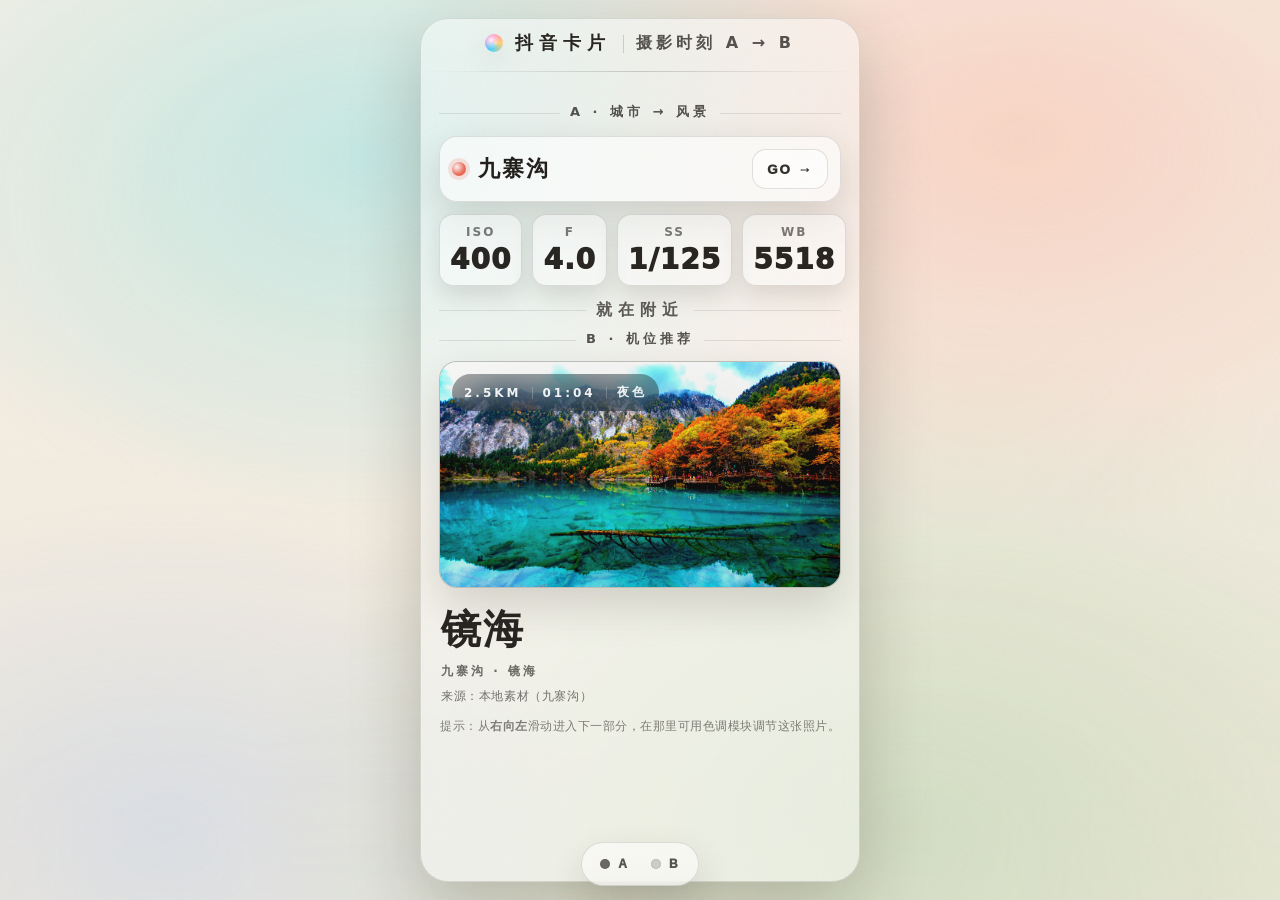
<file: pages/douyin/index.html>
<!doctype html>
<html lang="zh-CN">
  <head>
    <meta charset="utf-8" />
    <meta name="viewport" content="width=device-width, initial-scale=1, viewport-fit=cover" />
    <meta name="color-scheme" content="dark light" />
    <title>抖音卡片 · 摄影时刻</title>
    <style>
      :root {
        /* 参考图风格：奶油玻璃 + 纸张质感 */
        --paper0: #f6f0e6;
        --paper1: #efe7d8;
        --ink: rgba(23, 19, 16, 0.92);
        --muted: rgba(23, 19, 16, 0.62);
        --line: rgba(23, 19, 16, 0.14);
        --glass: rgba(255, 255, 255, 0.55);
        --glass2: rgba(255, 255, 255, 0.42);
        --radius: 22px;
        --radiusSm: 16px;
        --shadow: 0 26px 70px rgba(35, 28, 20, 0.22);
        --shadow2: 0 14px 38px rgba(35, 28, 20, 0.16);

        /* 照片调色变量（JS 会更新） */
        --f-bright: 1;
        --f-contrast: 1;
        --f-sat: 1;
        --f-hue: 0deg;
        --f-sep: 0;
        --hl: 0.08; /* 高光叠加（screen） */
        --sh: 0.14; /* 阴影叠加（multiply） */
        --tempWarm: 0.08;
        --tempCool: 0;
        /* iOS/iframe 下 100vh 可能不准：用 JS 写入真实视口高度（单位=1vh） */
        --vh: 1vh;
      }

      * {
        box-sizing: border-box;
      }
      html,
      body {
        height: 100%;
      }
      body {
        margin: 0;
        font-family: ui-sans-serif, system-ui, -apple-system, "PingFang SC", "Microsoft YaHei", Arial, sans-serif;
        color: var(--ink);
        overflow: hidden;
        background: linear-gradient(180deg, var(--paper0), var(--paper1));
      }

      /* 背景：水彩般的色块 + 轻噪点（纯 CSS / SVG dataURL，无外链） */
      body::before {
        content: "";
        position: fixed;
        inset: -40px;
        background:
          radial-gradient(900px 600px at 30% 20%, rgba(97, 217, 224, 0.35), transparent 60%),
          radial-gradient(980px 640px at 78% 18%, rgba(255, 165, 140, 0.38), transparent 62%),
          radial-gradient(1100px 820px at 70% 88%, rgba(125, 185, 120, 0.28), transparent 60%),
          radial-gradient(760px 560px at 15% 88%, rgba(105, 160, 255, 0.18), transparent 58%),
          linear-gradient(180deg, rgba(255, 255, 255, 0.0), rgba(255, 255, 255, 0.18));
        filter: blur(6px);
        opacity: 0.92;
        pointer-events: none;
      }
      body::after {
        content: "";
        position: fixed;
        inset: 0;
        background-image: url("data:image/svg+xml,%3Csvg xmlns='http://www.w3.org/2000/svg' width='260' height='260'%3E%3Cfilter id='n'%3E%3CfeTurbulence type='fractalNoise' baseFrequency='.85' numOctaves='3' stitchTiles='stitch'/%3E%3C/filter%3E%3Crect width='260' height='260' filter='url(%23n)' opacity='.11'/%3E%3C/svg%3E");
        mix-blend-mode: multiply;
        opacity: 0.35;
        pointer-events: none;
      }

      /* =========================
         两段式：横向滑动分页
         ========================= */
      .pager {
        position: fixed;
        inset: 0;
        display: flex;
        overflow-x: auto;
        overflow-y: hidden;
        scroll-snap-type: x mandatory;
        -webkit-overflow-scrolling: touch;
        overscroll-behavior: contain;
        /* 注意：这里不强行锁定 pan-x，避免 iOS 影响子滚动 */
        touch-action: auto;
        scrollbar-width: none;
      }
      .pager::-webkit-scrollbar {
        width: 0;
        height: 0;
      }

      .wrap {
        position: relative;
        flex: 0 0 100%;
        height: calc(var(--vh) * 100);
        scroll-snap-align: start;
        display: flex;
        align-items: center;
        justify-content: center;
        padding: 18px 14px;
      }

      .pager-dots {
        position: fixed;
        left: 0;
        right: 0;
        bottom: calc(14px + env(safe-area-inset-bottom, 0px));
        display: flex;
        justify-content: center;
        pointer-events: none;
        z-index: 50;
      }
      .dots-inner {
        pointer-events: auto;
        display: inline-flex;
        align-items: center;
        gap: 10px;
        padding: 10px 12px;
        border-radius: 999px;
        background: rgba(255, 255, 255, 0.55);
        border: 1px solid rgba(23, 19, 16, 0.12);
        backdrop-filter: blur(12px);
        box-shadow: 0 16px 36px rgba(35, 28, 20, 0.14);
      }
      .dotbtn {
        appearance: none;
        border: 0;
        background: transparent;
        display: inline-flex;
        align-items: center;
        gap: 8px;
        cursor: pointer;
        padding: 4px 6px;
        border-radius: 999px;
      }
      .dot {
        width: 10px;
        height: 10px;
        border-radius: 999px;
        background: rgba(23, 19, 16, 0.18);
        border: 1px solid rgba(23, 19, 16, 0.12);
      }
      .dotbtn.is-active .dot {
        background: rgba(23, 19, 16, 0.62);
      }
      .dotlabel {
        font-size: 12px;
        font-weight: 1000;
        letter-spacing: 2px;
        color: rgba(23, 19, 16, 0.72);
      }

      .card {
        width: min(440px, 100%);
        border-radius: 28px;
        background: rgba(255, 255, 255, 0.46);
        border: 1px solid rgba(23, 19, 16, 0.12);
        box-shadow: var(--shadow);
        overflow: hidden;
        backdrop-filter: blur(14px);
        /* 关键：给出确定高度，确保内部滚动容器一定能滚动 */
        height: calc((var(--vh) * 100) - 36px);
      }

      .card-inner {
        padding: 18px 18px 16px 18px;
      }

      /* 小屏时允许卡片内部滚动 */
      .card-scroll {
        height: calc((var(--vh) * 100) - 36px);
        /* 支持上下互动：卡片内容可竖向滚动（同时不影响横向翻页） */
        overflow: auto;
        -webkit-overflow-scrolling: touch;
        /* 允许竖向滚动 + 横向翻页；避免 pan-y 导致横向手势在 iOS 上被禁止 */
        touch-action: manipulation;
        overscroll-behavior: contain;
        scrollbar-width: none;
      }
      .card-scroll::-webkit-scrollbar {
        width: 0;
        height: 0;
      }

      .topline {
        display: flex;
        align-items: center;
        gap: 12px;
        justify-content: center;
        padding: 12px 10px 10px 10px;
      }
      .orb {
        width: 18px;
        height: 18px;
        border-radius: 999px;
        background: radial-gradient(circle at 35% 35%, rgba(255, 255, 255, 0.9), rgba(255, 255, 255, 0) 52%),
          conic-gradient(from 210deg, #49d2ff, #ff76c8, #ffd079, #49d2ff);
        box-shadow: 0 10px 28px rgba(35, 28, 20, 0.12);
      }
      .topline .title {
        font-weight: 900;
        letter-spacing: 6px;
        font-size: 18px;
      }
      .topline .sep {
        width: 1px;
        height: 18px;
        background: rgba(23, 19, 16, 0.16);
        transform: translateY(1px);
      }
      .topline .sub {
        font-weight: 800;
        letter-spacing: 4px;
        color: rgba(23, 19, 16, 0.72);
      }

      .line {
        height: 1px;
        background: linear-gradient(90deg, rgba(23, 19, 16, 0), rgba(23, 19, 16, 0.18), rgba(23, 19, 16, 0));
        margin: 6px 0 14px 0;
      }

      .section-head {
        display: flex;
        align-items: center;
        justify-content: center;
        gap: 10px;
        color: rgba(23, 19, 16, 0.72);
        font-weight: 900;
        letter-spacing: 4px;
        font-size: 13px;
      }
      .section-head::before,
      .section-head::after {
        content: "";
        height: 1px;
        flex: 1;
        background: rgba(23, 19, 16, 0.14);
        opacity: 0.7;
      }
      .section-head span {
        transform: translateY(-1px);
      }

      /* A: 输入城市 */
      .city-row {
        margin-top: 14px;
        display: flex;
        gap: 10px;
        align-items: center;
        background: rgba(255, 255, 255, 0.62);
        border: 1px solid rgba(23, 19, 16, 0.12);
        border-radius: 18px;
        padding: 12px 12px;
        box-shadow: var(--shadow2);
      }
      .city-dot {
        width: 14px;
        height: 14px;
        border-radius: 999px;
        background: radial-gradient(circle at 35% 35%, rgba(255, 255, 255, 0.92), rgba(255, 255, 255, 0) 60%), #e96b58;
        box-shadow: 0 0 0 4px rgba(233, 107, 88, 0.18);
        flex: 0 0 auto;
      }
      .city-input {
        border: 0;
        outline: none;
        background: transparent;
        font-size: 22px;
        font-weight: 900;
        letter-spacing: 2px;
        width: 100%;
        min-width: 0;
        color: rgba(23, 19, 16, 0.95);
      }
      .city-input::placeholder {
        color: rgba(23, 19, 16, 0.34);
        font-weight: 800;
      }
      .go-btn {
        flex: 0 0 auto;
        height: 40px;
        padding: 0 14px;
        border-radius: 14px;
        border: 1px solid rgba(23, 19, 16, 0.12);
        background: rgba(255, 255, 255, 0.65);
        color: rgba(23, 19, 16, 0.88);
        font-weight: 1000;
        letter-spacing: 2px;
        cursor: pointer;
      }
      .go-btn:active {
        transform: translateY(1px);
      }

      /* 参数卡片 */
      .params {
        margin-top: 12px;
        display: grid;
        grid-template-columns: repeat(4, 1fr);
        gap: 10px;
      }
      .pbox {
        border-radius: 14px;
        background: rgba(255, 255, 255, 0.46);
        border: 1px solid rgba(23, 19, 16, 0.12);
        padding: 10px 10px 9px 10px;
        text-align: center;
        box-shadow: 0 10px 22px rgba(35, 28, 20, 0.12);
      }
      .pbox .k {
        font-weight: 900;
        letter-spacing: 2px;
        color: rgba(23, 19, 16, 0.56);
        font-size: 12px;
      }
      .pbox .v {
        margin-top: 4px;
        font-weight: 1000;
        font-size: 28px;
        letter-spacing: 1px;
        color: rgba(23, 19, 16, 0.92);
      }

      .mid-hint {
        margin: 14px 0 10px 0;
        display: flex;
        align-items: center;
        justify-content: center;
        gap: 10px;
        color: rgba(23, 19, 16, 0.68);
        font-weight: 900;
        letter-spacing: 6px;
      }
      .mid-hint::before,
      .mid-hint::after {
        content: "";
        height: 1px;
        flex: 1;
        background: rgba(23, 19, 16, 0.14);
        opacity: 0.7;
      }

      /* B: 机位推荐 */
      .photo-card {
        margin-top: 12px;
        border-radius: 18px;
        overflow: hidden;
        background: rgba(0, 0, 0, 0.12);
        border: 1px solid rgba(23, 19, 16, 0.12);
        box-shadow: 0 18px 44px rgba(35, 28, 20, 0.16);
        position: relative;
      }
      .photo-wrap {
        position: relative;
        aspect-ratio: 16 / 9;
        background: #d9d9d9;
      }
      .photo {
        position: absolute;
        inset: 0;
        width: 100%;
        height: 100%;
        object-fit: cover;
        filter: brightness(var(--f-bright)) contrast(var(--f-contrast)) saturate(var(--f-sat)) hue-rotate(var(--f-hue))
          sepia(var(--f-sep));
        transform: scale(1.02);
      }

      /* 高光/阴影/色温叠加：用伪元素模拟更“摄影”的调色手感 */
      .photo-wrap::before,
      .photo-wrap::after {
        content: "";
        position: absolute;
        inset: 0;
        pointer-events: none;
      }
      /* 色温（暖） */
      .photo-wrap::before {
        background: radial-gradient(1200px 540px at 55% 35%, rgba(255, 170, 90, 0.45), rgba(255, 170, 90, 0) 60%),
          radial-gradient(900px 520px at 25% 60%, rgba(120, 235, 255, 0.38), rgba(120, 235, 255, 0) 58%);
        mix-blend-mode: color;
        opacity: calc(var(--tempWarm) + var(--tempCool));
      }
      /* 高光/阴影 */
      .photo-wrap::after {
        background: radial-gradient(1200px 520px at 50% 20%, rgba(255, 255, 255, 0.55), rgba(255, 255, 255, 0) 55%),
          linear-gradient(180deg, rgba(0, 0, 0, 0), rgba(0, 0, 0, 0.18));
        mix-blend-mode: screen;
        opacity: var(--hl);
      }
      .shade {
        position: absolute;
        inset: 0;
        pointer-events: none;
        background: radial-gradient(900px 520px at 50% 90%, rgba(0, 0, 0, 0.52), rgba(0, 0, 0, 0) 58%);
        mix-blend-mode: multiply;
        opacity: var(--sh);
      }

      .photo-meta {
        position: absolute;
        left: 12px;
        right: 12px;
        top: 12px;
        display: flex;
        justify-content: flex-start;
        z-index: 3;
        pointer-events: none;
      }
      .meta-pill {
        pointer-events: auto;
        display: inline-flex;
        align-items: center;
        gap: 10px;
        padding: 10px 12px;
        border-radius: 999px;
        background: rgba(0, 0, 0, 0.32);
        color: rgba(255, 255, 255, 0.92);
        backdrop-filter: blur(14px);
        font-weight: 900;
        letter-spacing: 3px;
        font-size: 12px;
      }
      .meta-pill .sp {
        width: 1px;
        height: 12px;
        background: rgba(255, 255, 255, 0.22);
      }

      .caption {
        padding: 14px 2px 4px 2px;
      }
      .caption .big {
        font-size: 40px;
        font-weight: 1000;
        letter-spacing: 2px;
        color: rgba(23, 19, 16, 0.92);
      }
      .caption .small {
        margin-top: 6px;
        color: rgba(23, 19, 16, 0.62);
        font-weight: 900;
        letter-spacing: 3px;
        font-size: 12px;
      }
      .credit {
        margin-top: 8px;
        font-size: 12px;
        color: rgba(23, 19, 16, 0.58);
        letter-spacing: 0.6px;
        line-height: 1.35;
      }

      /* 调色模块 */
      .tone {
        margin-top: 10px;
        padding: 12px 12px 12px 12px;
        border-radius: 18px;
        background: rgba(255, 255, 255, 0.5);
        border: 1px solid rgba(23, 19, 16, 0.12);
        box-shadow: 0 14px 34px rgba(35, 28, 20, 0.14);
      }
      .tone-head {
        display: flex;
        align-items: center;
        justify-content: space-between;
        gap: 10px;
      }
      .tone-title {
        font-weight: 1000;
        letter-spacing: 3px;
        color: rgba(23, 19, 16, 0.82);
      }
      .tone-actions {
        display: flex;
        gap: 8px;
      }
      .mini {
        height: 30px;
        padding: 0 10px;
        border-radius: 999px;
        border: 1px solid rgba(23, 19, 16, 0.12);
        background: rgba(255, 255, 255, 0.65);
        color: rgba(23, 19, 16, 0.86);
        font-weight: 1000;
        letter-spacing: 1px;
        cursor: pointer;
        font-size: 12px;
      }
      .mini:active {
        transform: translateY(1px);
      }

      .sliders {
        margin-top: 10px;
        display: flex;
        flex-direction: column;
        gap: 10px;
      }
      .srow {
        display: grid;
        grid-template-columns: 56px 1fr 50px;
        align-items: center;
        gap: 10px;
      }
      .slabel {
        font-weight: 900;
        color: rgba(23, 19, 16, 0.62);
        letter-spacing: 2px;
        font-size: 12px;
      }
      .svalue {
        font-weight: 1000;
        color: rgba(23, 19, 16, 0.72);
        text-align: right;
        font-size: 12px;
        letter-spacing: 1px;
      }
      .track {
        height: 12px;
        border-radius: 999px;
        background: rgba(23, 19, 16, 0.08);
        border: 1px solid rgba(23, 19, 16, 0.12);
        position: relative;
        overflow: hidden;
        cursor: pointer;
        touch-action: none; /* 防止调色滑杆时触发翻页 */
      }
      .track::before {
        content: "";
        position: absolute;
        inset: 0;
        background: linear-gradient(90deg, rgba(120, 235, 255, 0.55), rgba(255, 120, 200, 0.45), rgba(255, 210, 120, 0.45));
        opacity: 0.75;
      }
      .knob {
        position: absolute;
        top: 50%;
        width: 16px;
        height: 16px;
        border-radius: 999px;
        transform: translate(-50%, -50%);
        background: rgba(255, 255, 255, 0.95);
        border: 1px solid rgba(23, 19, 16, 0.14);
        box-shadow: 0 10px 22px rgba(35, 28, 20, 0.16);
      }

      .footnote {
        margin-top: 10px;
        font-size: 12px;
        color: rgba(23, 19, 16, 0.52);
        letter-spacing: 0.5px;
        line-height: 1.4;
      }

      @media (prefers-reduced-motion: reduce) {
        * {
          scroll-behavior: auto !important;
          transition: none !important;
          animation: none !important;
        }
      }
    </style>
  </head>
  <body>
    <div id="pager" class="pager" aria-label="从右向左滑动切换两部分">
      <!-- Part A：城市 → 风景照 -->
      <section class="wrap" data-page="a" aria-label="A 部分：城市与风景照">
        <main class="card" role="main" aria-label="抖音卡片：摄影时刻（A）">
          <div class="card-scroll">
            <div class="topline" aria-hidden="true">
              <span class="orb"></span>
              <span class="title">抖音卡片</span>
              <span class="sep"></span>
              <span class="sub">摄影时刻 A → B</span>
            </div>
            <div class="line" aria-hidden="true"></div>

            <div class="card-inner">
              <div class="section-head"><span>A · 城市 → 风景</span></div>

              <div class="city-row" aria-label="输入城市">
                <span class="city-dot" aria-hidden="true"></span>
                <input
                  id="cityInput"
                  class="city-input"
                  type="text"
                  inputmode="text"
                  autocomplete="off"
                  spellcheck="false"
                  placeholder="输入城市（例如：福州 / 上海 / 北京）"
                />
                <button id="btnGo" class="go-btn" type="button" aria-label="生成">GO →</button>
              </div>

              <div class="params" aria-label="推荐拍摄参数">
                <div class="pbox"><div class="k">ISO</div><div id="pIso" class="v">—</div></div>
                <div class="pbox"><div class="k">F</div><div id="pF" class="v">—</div></div>
                <div class="pbox"><div class="k">SS</div><div id="pSs" class="v">—</div></div>
                <div class="pbox"><div class="k">WB</div><div id="pWb" class="v">—</div></div>
              </div>

              <div class="mid-hint">就在附近</div>
              <div class="section-head"><span>B · 机位推荐</span></div>

              <section class="photo-card" aria-label="城市风景照（可在下一页调色）">
                <div class="photo-wrap">
                  <img id="photoA" class="photo" alt="城市风景照（真实照片优先）" />
                  <div class="shade" aria-hidden="true"></div>
                  <div class="photo-meta">
                    <div class="meta-pill" aria-label="机位信息">
                      <span id="metaDistA">—</span><span class="sp" aria-hidden="true"></span><span id="metaTimeA">—</span>
                      <span class="sp" aria-hidden="true"></span><span id="metaMoodA">—</span>
                    </div>
                  </div>
                </div>
              </section>

              <div class="caption">
                <div id="spotTitleA" class="big">请输入城市</div>
                <div id="spotSubA" class="small">—</div>
                <div id="photoCreditA" class="credit">来源：—</div>
              </div>

              <div class="footnote" style="text-align:center;">
                提示：从<strong>右向左</strong>滑动进入下一部分，在那里可用色调模块调节这张照片。
              </div>
            </div>
          </div>
        </main>
      </section>

      <!-- Part B：调色 → 成片 -->
      <section class="wrap" data-page="b" aria-label="B 部分：调色模块">
        <main class="card" role="main" aria-label="抖音卡片：摄影时刻（B）">
          <div class="card-scroll">
            <div class="topline" aria-hidden="true">
              <span class="orb"></span>
              <span class="title">抖音卡片</span>
              <span class="sep"></span>
              <span class="sub">调色成片 B</span>
            </div>
            <div class="line" aria-hidden="true"></div>

            <div class="card-inner">
              <div class="section-head"><span>B · 调色 → 成片</span></div>

              <section class="photo-card" aria-label="上一部分的城市风景照（可调色）">
                <div class="photo-wrap">
                  <img id="photoB" class="photo" alt="城市风景照（真实照片优先，可调色）" />
                  <div class="shade" aria-hidden="true"></div>
                  <div class="photo-meta">
                    <div class="meta-pill" aria-label="机位信息">
                      <span id="metaDistB">—</span><span class="sp" aria-hidden="true"></span><span id="metaTimeB">—</span>
                      <span class="sp" aria-hidden="true"></span><span id="metaMoodB">—</span>
                    </div>
                  </div>
                </div>
              </section>

              <div class="caption">
                <div id="spotTitleB" class="big" style="font-size:34px;">—</div>
                <div id="spotSubB" class="small">—</div>
                <div id="photoCreditB" class="credit">来源：—</div>
              </div>

              <section class="tone" aria-label="色调模块（可调节）">
                <div class="tone-head">
                  <div class="tone-title">色调模块（可调）</div>
                  <div class="tone-actions">
                    <button id="btnReset" class="mini" type="button">重置推荐</button>
                    <button id="btnRandom" class="mini" type="button">换一种推荐</button>
                  </div>
                </div>

                <div class="sliders" id="sliders">
                  <div class="srow" data-key="temp">
                    <div class="slabel">色温</div>
                    <div class="track" role="slider" aria-label="色温" tabindex="0"><span class="knob"></span></div>
                    <div class="svalue" data-value>—</div>
                  </div>
                  <div class="srow" data-key="contrast">
                    <div class="slabel">对比</div>
                    <div class="track" role="slider" aria-label="对比度" tabindex="0"><span class="knob"></span></div>
                    <div class="svalue" data-value>—</div>
                  </div>
                  <div class="srow" data-key="sat">
                    <div class="slabel">饱和</div>
                    <div class="track" role="slider" aria-label="饱和度" tabindex="0"><span class="knob"></span></div>
                    <div class="svalue" data-value>—</div>
                  </div>
                  <div class="srow" data-key="expo">
                    <div class="slabel">曝光</div>
                    <div class="track" role="slider" aria-label="曝光" tabindex="0"><span class="knob"></span></div>
                    <div class="svalue" data-value>—</div>
                  </div>
                  <div class="srow" data-key="hi">
                    <div class="slabel">高光</div>
                    <div class="track" role="slider" aria-label="高光" tabindex="0"><span class="knob"></span></div>
                    <div class="svalue" data-value>—</div>
                  </div>
                  <div class="srow" data-key="sh">
                    <div class="slabel">阴影</div>
                    <div class="track" role="slider" aria-label="阴影" tabindex="0"><span class="knob"></span></div>
                    <div class="svalue" data-value>—</div>
                  </div>
                  <div class="srow" data-key="hue">
                    <div class="slabel">色调</div>
                    <div class="track" role="slider" aria-label="色调" tabindex="0"><span class="knob"></span></div>
                    <div class="svalue" data-value>—</div>
                  </div>
                </div>

                <div class="footnote">
                  说明：景点照片来自你上传并保存到项目 assets 的本地素材库；“推荐滤镜”会尝试联网获取<strong>实时天气</strong>以更智能地推荐（若获取失败则仅按时间推荐）。<br />
                  提示：从<strong>左向右</strong>滑动可返回上一部分。
                </div>
              </section>
            </div>
          </div>
        </main>
      </section>
    </div>

    <nav class="pager-dots" aria-label="分页指示器">
      <div class="dots-inner">
        <button class="dotbtn is-active" type="button" data-dot="0" aria-label="第 1 部分：城市">
          <span class="dot" aria-hidden="true"></span><span class="dotlabel">A</span>
        </button>
        <button class="dotbtn" type="button" data-dot="1" aria-label="第 2 部分：调色">
          <span class="dot" aria-hidden="true"></span><span class="dotlabel">B</span>
        </button>
      </div>
    </nav>

    <script>
      (function () {
        "use strict";

        const $ = (sel) => document.querySelector(sel);
        const $$ = (sel) => Array.from(document.querySelectorAll(sel));

        // iOS/iframe 下 100vh 会偏大：用真实 innerHeight 写入 CSS 变量 --vh（单位=1vh）
        function setVhVar() {
          try {
            const vh = (window.innerHeight || document.documentElement.clientHeight || 0) * 0.01;
            document.documentElement.style.setProperty("--vh", `${vh}px`);
          } catch (_) {}
        }
        setVhVar();
        window.addEventListener("resize", setVhVar, { passive: true });

        const pager = $("#pager");
        const dotBtns = $$("[data-dot]");

        const cityInput = $("#cityInput");
        const btnGo = $("#btnGo");
        const btnReset = $("#btnReset");
        const btnRandom = $("#btnRandom");

        const photoA = $("#photoA");
        const photoB = $("#photoB");

        const pIso = $("#pIso");
        const pF = $("#pF");
        const pSs = $("#pSs");
        const pWb = $("#pWb");
        const metaDistA = $("#metaDistA");
        const metaTimeA = $("#metaTimeA");
        const metaMoodA = $("#metaMoodA");
        const spotTitleA = $("#spotTitleA");
        const spotSubA = $("#spotSubA");

        const metaDistB = $("#metaDistB");
        const metaTimeB = $("#metaTimeB");
        const metaMoodB = $("#metaMoodB");
        const spotTitleB = $("#spotTitleB");
        const spotSubB = $("#spotSubB");
        const photoCreditA = $("#photoCreditA");
        const photoCreditB = $("#photoCreditB");

        const sliders = $("#sliders");

        // ----------------------------
        // 纯前端：确定性随机（同城市 → 同风格；“换一种推荐” → 换 seed）
        // ----------------------------
        function hash32(str) {
          let h = 2166136261 >>> 0;
          for (let i = 0; i < str.length; i++) {
            h ^= str.charCodeAt(i);
            h = Math.imul(h, 16777619);
          }
          return h >>> 0;
        }
        function mulberry32(seed) {
          return function () {
            seed |= 0;
            seed = (seed + 0x6d2b79f5) | 0;
            let t = Math.imul(seed ^ (seed >>> 15), 1 | seed);
            t ^= t + Math.imul(t ^ (t >>> 7), 61 | t);
            return ((t ^ (t >>> 14)) >>> 0) / 4294967296;
          };
        }
        function clamp(n, a, b) {
          return Math.max(a, Math.min(b, n));
        }
        function pick(rand, arr) {
          return arr[Math.floor(rand() * arr.length)];
        }

        function fmtShutter(rand) {
          const pool = ["1/80", "1/125", "1/200", "1/320", "1/500", "1/640", "1/1000"];
          return pool[Math.floor(rand() * pool.length)];
        }
        function fmtF(rand) {
          const pool = ["1.8", "2.0", "2.8", "3.2", "4.0"];
          return pool[Math.floor(rand() * pool.length)];
        }
        function fmtIso(rand) {
          const pool = ["100", "160", "200", "320", "400", "640"];
          return pool[Math.floor(rand() * pool.length)];
        }
        function fmtWb(rand) {
          // 偏暖/偏冷两端更“摄影”
          const base = 4200 + Math.round(rand() * 2400);
          return String(base);
        }

        // ----------------------------
        // 城市 → 风景与文案
        // ----------------------------
        const MOODS = ["晨雾", "微风", "薄暮", "晴空", "夜色", "阴天", "晚霞", "雨后"];

        function cityToSubtitle(city, spot) {
          const c = city || "未知城市";
          return `${c} · ${spot}`;
        }

        function moodFromHour(hh) {
          if (hh >= 5 && hh < 10) return "晨雾";
          if (hh >= 10 && hh < 16) return "晴空";
          if (hh >= 16 && hh < 20) return "晚霞";
          return "夜色";
        }

        function nowHHMM() {
          const d = new Date();
          const hh = String(d.getHours()).padStart(2, "0");
          const mm = String(d.getMinutes()).padStart(2, "0");
          return { hh: Number(hh), time: `${hh}:${mm}` };
        }

        function makeMeta() {
          const dist = (0.6 + Math.random() * 3.2).toFixed(1);
          const { hh, time } = nowHHMM();
          const mood = moodFromHour(hh) || pick(mulberry32(Date.now() >>> 0), MOODS);
          return { dist: `${dist}KM`, time, mood };
        }

        // ----------------------------
        // 天气（联网，免 Key）：Open-Meteo
        // - 仅用于“推荐滤镜”更智能；景点照片仍使用离线素材库
        // - 获取失败：自动回退为仅按时间推荐
        // ----------------------------
        function fetchWithTimeout(url, ms) {
          const controller = new AbortController();
          const t = window.setTimeout(() => controller.abort(), Math.max(200, ms || 5200));
          return fetch(url, { method: "GET", signal: controller.signal }).finally(() => window.clearTimeout(t));
        }

        function weatherKindFromCode(code) {
          const c = Number(code);
          if (c === 0) return { kind: "sunny", label: "晴" };
          if (c >= 1 && c <= 3) return { kind: "cloudy", label: "多云" };
          if (c === 45 || c === 48) return { kind: "fog", label: "雾" };
          if ((c >= 51 && c <= 67) || (c >= 80 && c <= 82)) return { kind: "rain", label: "雨" };
          if (c >= 71 && c <= 77) return { kind: "snow", label: "雪" };
          if (c >= 95) return { kind: "thunder", label: "雷雨" };
          return { kind: "overcast", label: "阴" };
        }

        async function fetchWeatherForPlace(placeName) {
          const name = String(placeName || "").trim();
          if (!name) throw new Error("empty_place");

          // 1) 地理编码
          const geoUrl =
            "https://geocoding-api.open-meteo.com/v1/search" +
            `?name=${encodeURIComponent(name)}` +
            `&count=1&language=zh&format=json`;
          const geoRes = await fetchWithTimeout(geoUrl, 5200);
          if (!geoRes.ok) throw new Error("geo_failed");
          const geo = await geoRes.json();
          const hit = geo?.results?.[0];
          const lat = hit?.latitude;
          const lon = hit?.longitude;
          if (lat == null || lon == null) throw new Error("geo_empty");

          // 2) 实况天气
          const wxUrl =
            "https://api.open-meteo.com/v1/forecast" +
            `?latitude=${encodeURIComponent(String(lat))}` +
            `&longitude=${encodeURIComponent(String(lon))}` +
            `&current=temperature_2m,weather_code,is_day` +
            `&timezone=auto`;
          const wxRes = await fetchWithTimeout(wxUrl, 5200);
          if (!wxRes.ok) throw new Error("wx_failed");
          const wx = await wxRes.json();
          const tempC = wx?.current?.temperature_2m;
          const code = wx?.current?.weather_code;
          const isDay = wx?.current?.is_day;
          if (code == null) throw new Error("wx_empty");
          const w = weatherKindFromCode(code);
          return {
            name: hit?.name || name,
            tempC: typeof tempC === "number" ? tempC : null,
            code: Number(code),
            isDay: isDay == null ? null : Number(isDay) === 1,
            kind: w.kind,
            label: w.label,
            fetchedAt: Date.now(),
          };
        }

        function renderMoodText() {
          const base = state.baseMood || "—";
          const w = state.weather?.label;
          const mood = w ? `${base}·${w}` : base;
          if (metaMoodA) metaMoodA.textContent = mood;
          if (metaMoodB) metaMoodB.textContent = mood;
        }

        // ----------------------------
        // 生成“独特风景照”：SVG 画面（带颗粒、雾气、远景层次）
        // ----------------------------
        function svgScenery(city, seedSalt) {
          const seed = hash32(`${city}__${seedSalt}`);
          const rand = mulberry32(seed);

          // 调色板
          const palettes = [
            { sky0: "#b7d7ff", sky1: "#ffe4c6", hill0: "#2b3e4e", hill1: "#3b5a4a", water0: "#2d5a70", water1: "#1e2f3c" },
            { sky0: "#c9f3ff", sky1: "#ffd7e9", hill0: "#26314b", hill1: "#2c5a5a", water0: "#2a6d78", water1: "#173041" },
            { sky0: "#ffe7b8", sky1: "#c8eaff", hill0: "#3f2f2b", hill1: "#2e4a3b", water0: "#3b6e8a", water1: "#1a2a38" },
          ];
          const p = pick(rand, palettes);
          const fog = 0.2 + rand() * 0.35;
          const sunX = 20 + rand() * 60;
          const sunY = 10 + rand() * 22;

          // 城市剪影（可有可无）
          const showCity = rand() > 0.42;
          const skyline = [];
          if (showCity) {
            const n = 10 + Math.floor(rand() * 10);
            let x = 0;
            for (let i = 0; i < n; i++) {
              const w = 18 + rand() * 30;
              const h = 22 + rand() * 52;
              skyline.push({ x, w, h });
              x += w * (0.75 + rand() * 0.25);
            }
          }

          const svg = `
<svg xmlns="http://www.w3.org/2000/svg" viewBox="0 0 1600 900" width="1600" height="900">
  <defs>
    <linearGradient id="sky" x1="0" y1="0" x2="0" y2="1">
      <stop offset="0" stop-color="${p.sky0}"/>
      <stop offset="1" stop-color="${p.sky1}"/>
    </linearGradient>
    <linearGradient id="water" x1="0" y1="0" x2="0" y2="1">
      <stop offset="0" stop-color="${p.water0}"/>
      <stop offset="1" stop-color="${p.water1}"/>
    </linearGradient>
    <filter id="grain">
      <feTurbulence type="fractalNoise" baseFrequency=".9" numOctaves="3" stitchTiles="stitch" />
      <feColorMatrix type="matrix"
        values="1 0 0 0 0
                0 1 0 0 0
                0 0 1 0 0
                0 0 0 .14 0"/>
    </filter>
    <filter id="soft">
      <feGaussianBlur stdDeviation="6"/>
    </filter>
    <radialGradient id="sun" cx="${sunX}%" cy="${sunY}%" r="55%">
      <stop offset="0" stop-color="rgba(255,255,255,.95)"/>
      <stop offset=".28" stop-color="rgba(255,255,255,.55)"/>
      <stop offset="1" stop-color="rgba(255,255,255,0)"/>
    </radialGradient>
  </defs>

  <rect width="1600" height="900" fill="url(#sky)"/>
  <rect width="1600" height="900" fill="url(#sun)" opacity=".65"/>

  <!-- 远山 -->
  <path d="M0,560 C240,470 420,520 620,460 C860,390 980,470 1200,440 C1380,420 1480,460 1600,430 L1600,900 L0,900 Z"
        fill="${p.hill0}" opacity=".72"/>
  <path d="M0,610 C260,520 480,590 700,530 C960,460 1060,540 1280,520 C1450,510 1520,540 1600,520 L1600,900 L0,900 Z"
        fill="${p.hill1}" opacity=".55"/>

  <!-- 水面 -->
  <rect x="0" y="520" width="1600" height="420" fill="url(#water)" opacity=".82"/>
  <path d="M0,610 C220,592 420,640 650,618 C900,594 1100,648 1320,628 C1480,614 1540,640 1600,622"
        fill="none" stroke="rgba(255,255,255,.26)" stroke-width="5" opacity=".55"/>
  <path d="M0,690 C240,666 470,710 710,684 C970,656 1140,716 1340,694 C1510,674 1560,708 1600,690"
        fill="none" stroke="rgba(255,255,255,.18)" stroke-width="4" opacity=".45"/>

  ${showCity ? `
  <g transform="translate(140,468)" opacity=".46">
    ${skyline
      .map((b) => `<rect x="${b.x.toFixed(1)}" y="${(80 - b.h).toFixed(1)}" width="${b.w.toFixed(1)}" height="${b.h.toFixed(1)}" rx="2" fill="rgba(15,18,26,.95)"/>`)
      .join("")}
  </g>` : ""}

  <!-- 雾气层 -->
  <g filter="url(#soft)" opacity="${fog.toFixed(3)}">
    <ellipse cx="420" cy="560" rx="520" ry="140" fill="rgba(255,255,255,.80)"/>
    <ellipse cx="1120" cy="560" rx="620" ry="160" fill="rgba(255,255,255,.72)"/>
  </g>

  <!-- 颗粒 -->
  <rect width="1600" height="900" filter="url(#grain)" opacity=".9"/>

  <!-- 暗角 -->
  <rect width="1600" height="900" fill="rgba(0,0,0,.18)"/>
  <rect width="1600" height="900" fill="rgba(0,0,0,0)"/>
  <radialGradient id="v" cx="50%" cy="40%" r="70%">
    <stop offset="0" stop-color="rgba(0,0,0,0)"/>
    <stop offset="1" stop-color="rgba(0,0,0,.34)"/>
  </radialGradient>
  <rect width="1600" height="900" fill="url(#v)" opacity=".68"/>
</svg>`;

          return "data:image/svg+xml;charset=utf-8," + encodeURIComponent(svg.trim());
        }

        // ----------------------------
        // 本地照片（离线）：城市 → 代表性景点（你上传的本地素材）
        // ----------------------------
        const LOCAL_SPOT_LIBRARY = {
          北京: {
            name: "故宫",
            url: "./assets/beijing_gugong.jpg",
            credit: "来源：本地素材（北京 · 故宫）",
          },
          九寨沟: {
            // 多图：每次生成时会在下列照片中随机挑一张展示
            name: "九寨沟风景区",
            urls: [
              "./assets/jiuzhaigou_wucaichi.jpg",
              "./assets/jiuzhaigou_jianzhuhai.jpg",
              "./assets/jiuzhaigou_wuhuahai.webp",
              "./assets/jiuzhaigou_luweihai.jpg",
              "./assets/jiuzhaigou_jinghai.jpeg",
              "./assets/jiuzhaigou_changhai.jpg",
            ],
            spotNames: ["五彩池", "箭竹海", "五花海", "芦苇海", "镜海", "长海"],
            credit: "来源：本地素材（九寨沟）",
          },
          呼伦贝尔: {
            name: "呼伦贝尔大草原",
            url: "./assets/hulunbuir_grassland.webp",
            credit: "来源：本地素材（呼伦贝尔 · 呼伦贝尔大草原）",
          },
          成都: {
            name: "安仁古镇景区",
            url: "./assets/chengdu_anren.webp",
            credit: "来源：本地素材（成都 · 安仁古镇景区）",
          },
          杭州: {
            name: "西湖",
            url: "./assets/xihu.jpg",
            credit: "来源：本地素材（杭州 · 西湖）",
          },
          南京: {
            name: "中山陵",
            url: "./assets/zhongshanling.jpg",
            credit: "来源：本地素材（南京 · 中山陵）",
          },
          上海: {
            name: "东方明珠塔",
            url: "./assets/oriental_pearl_tower.jpg",
            credit: "来源：本地素材（上海 · 东方明珠塔）",
          },
          苏州: {
            name: "苏州园林",
            url: "./assets/suzhou_gardens.jpg",
            credit: "来源：本地素材（苏州 · 苏州园林）",
          },
          武汉: {
            name: "黄鹤楼",
            url: "./assets/yellow_crane_tower.jpg",
            credit: "来源：本地素材（武汉 · 黄鹤楼）",
          },
          山西: {
            name: "五台山",
            url: "./assets/shanxi_wutaishan.jpg",
            credit: "来源：本地素材（山西 · 五台山）",
          },
          福州: {
            name: "三坊七巷",
            url: "./assets/fuzhou_sanfangqixiang.webp",
            credit: "来源：本地素材（福州 · 三坊七巷）",
          },
        };

        function resolveLocalPhoto(city) {
          const c = (city || "").trim();
          const key = c.endsWith("市") ? c.slice(0, -1) : c;
          return LOCAL_SPOT_LIBRARY[key] || null;
        }

        function setCreditText(text) {
          const t = text || "来源：—";
          if (photoCreditA) photoCreditA.textContent = t;
          if (photoCreditB) photoCreditB.textContent = t;
        }

        function setPhotoSrc(url) {
          if (photoA) photoA.src = url;
          if (photoB) photoB.src = url;
        }

        function setSpotName(name) {
          const n = name || "城市风景";
          if (spotTitleA) spotTitleA.textContent = n;
          if (spotTitleB) spotTitleB.textContent = n;
        }

        function setSpotSubtitle(city, name) {
          const sub = cityToSubtitle(city || "未知城市", name || "城市风景");
          if (spotSubA) spotSubA.textContent = sub;
          if (spotSubB) spotSubB.textContent = sub;
        }

        // ----------------------------
        // 调色：值域 & 映射
        // ----------------------------
        const state = {
          city: "",
          seedSalt: 0,
          photoSalt: 0,
          baseMood: "—",
          weather: null, // { name,tempC,code,isDay,kind,label,fetchedAt }
          weatherReqId: 0,
          weatherCache: Object.create(null), // key -> { ts, data }
          userTouched: false,
          sliders01: {
            temp: 0.62, // 0..1
            contrast: 0.56,
            sat: 0.62,
            expo: 0.52,
            hi: 0.40,
            sh: 0.54,
            hue: 0.50,
          },
          recommended01: null,
        };

        function sliderToCssVars(s) {
          // temp: 0..1 -> -1..1
          const t = (s.temp - 0.5) * 2;
          const warm = clamp(t, 0, 1);
          const cool = clamp(-t, 0, 1);

          const contrast = 0.68 + s.contrast * 1.0; // 0.68..1.68
          const sat = 0.35 + s.sat * 1.95; // 0.35..2.30
          const bright = 0.70 + s.expo * 0.95; // 0.70..1.65
          const hue = (s.hue - 0.5) * 52; // -26..26 deg

          const hl = 0.02 + s.hi * 0.32;
          const sh = 0.06 + s.sh * 0.40;

          // sepia 小幅度增强“胶片感”
          const sep = 0.04 + (0.22 * warm + 0.06 * cool);

          return {
            "--f-contrast": contrast.toFixed(3),
            "--f-sat": sat.toFixed(3),
            "--f-bright": bright.toFixed(3),
            "--f-hue": `${hue.toFixed(1)}deg`,
            "--f-sep": sep.toFixed(3),
            "--hl": hl.toFixed(3),
            "--sh": sh.toFixed(3),
            "--tempWarm": (0.02 + warm * 0.20).toFixed(3),
            "--tempCool": (0.02 + cool * 0.20).toFixed(3),
          };
        }

        function applyTone() {
          const vars = sliderToCssVars(state.sliders01);
          Object.keys(vars).forEach((k) => document.documentElement.style.setProperty(k, vars[k]));
          updateKnobs();
        }

        function updateKnobs() {
          const rows = Array.from(sliders.querySelectorAll(".srow"));
          rows.forEach((row) => {
            const key = row.getAttribute("data-key");
            const v01 = state.sliders01[key];
            const knob = row.querySelector(".knob");
            const valEl = row.querySelector("[data-value]");
            if (!knob || v01 == null) return;
            knob.style.left = `${(v01 * 100).toFixed(2)}%`;

            if (valEl) {
              if (key === "temp") valEl.textContent = ((v01 - 0.5) * 200).toFixed(0);
              if (key === "contrast") valEl.textContent = (0.68 + v01 * 1.0).toFixed(2);
              if (key === "sat") valEl.textContent = (0.35 + v01 * 1.95).toFixed(2);
              if (key === "expo") valEl.textContent = (0.70 + v01 * 0.95).toFixed(2);
              if (key === "hi") valEl.textContent = (0.02 + v01 * 0.32).toFixed(2);
              if (key === "sh") valEl.textContent = (0.06 + v01 * 0.40).toFixed(2);
              if (key === "hue") valEl.textContent = ((v01 - 0.5) * 52).toFixed(0);
            }
          });
        }

        function makeRecommended(city, seedSalt, ctx) {
          // “智能推荐”：时间（必有） + 天气（尽量获取） + 少量随机（用于“换一种推荐”）
          const { hh } = nowHHMM();
          const hour = (ctx && typeof ctx.hour === "number") ? ctx.hour : hh;
          const weather = ctx?.weather || null;

          // 1) 时间基线
          let base = {
            temp: 0.60,
            contrast: 0.56,
            sat: 0.62,
            expo: 0.52,
            hi: 0.40,
            sh: 0.54,
            hue: 0.50,
          };

          if (hour >= 5 && hour < 9) {
            // 清晨：更暖更柔
            base = { temp: 0.78, contrast: 0.52, sat: 0.64, expo: 0.56, hi: 0.50, sh: 0.58, hue: 0.50 };
          } else if (hour >= 9 && hour < 16) {
            // 白天：更通透
            base = { temp: 0.60, contrast: 0.58, sat: 0.64, expo: 0.52, hi: 0.46, sh: 0.50, hue: 0.50 };
          } else if (hour >= 16 && hour < 20) {
            // 傍晚：金色
            base = { temp: 0.84, contrast: 0.58, sat: 0.68, expo: 0.50, hi: 0.56, sh: 0.46, hue: 0.48 };
          } else {
            // 夜间：冷一点、对比更强
            base = { temp: 0.44, contrast: 0.64, sat: 0.52, expo: 0.44, hi: 0.34, sh: 0.56, hue: 0.52 };
          }

          // 2) 天气修正
          if (weather?.kind) {
            const k = weather.kind;
            if (k === "sunny") {
              base.sat += 0.06;
              base.contrast += 0.03;
              base.sh -= 0.04;
            } else if (k === "cloudy" || k === "overcast") {
              base.contrast -= 0.05;
              base.expo += 0.04;
              base.sh += 0.06;
            } else if (k === "rain") {
              base.temp -= 0.06;
              base.sat -= 0.10;
              base.contrast += 0.05;
              base.expo -= 0.02;
              base.sh += 0.10;
              base.hi -= 0.06;
            } else if (k === "snow") {
              base.temp -= 0.04;
              base.sat -= 0.05;
              base.expo += 0.06;
              base.hi += 0.10;
              base.contrast -= 0.04;
            } else if (k === "fog") {
              base.contrast -= 0.10;
              base.sat -= 0.08;
              base.expo += 0.06;
              base.sh += 0.10;
              base.temp += 0.02;
            } else if (k === "thunder") {
              base.temp -= 0.06;
              base.sat -= 0.12;
              base.contrast += 0.08;
              base.expo -= 0.03;
              base.hue += 0.03;
            }
          }

          // 3) 温度微调（冷更冷 / 热更暖）
          if (weather && typeof weather.tempC === "number") {
            if (weather.tempC <= 0) base.temp -= 0.05;
            if (weather.tempC >= 30) base.temp += 0.05;
          }

          // 4) “换一种推荐”的小扰动
          const rand = mulberry32(hash32(`${city}__rec__${seedSalt}`));
          const j = () => (rand() - 0.5) * 0.06; // ±0.03
          const out = {
            temp: clamp(base.temp + j(), 0, 1),
            contrast: clamp(base.contrast + j(), 0, 1),
            sat: clamp(base.sat + j(), 0, 1),
            expo: clamp(base.expo + j(), 0, 1),
            hi: clamp(base.hi + j(), 0, 1),
            sh: clamp(base.sh + j(), 0, 1),
            hue: clamp(base.hue + j(), 0, 1),
          };
          return out;
        }

        function rerollRecommendation() {
          // 仅“换一种推荐”：不改照片、不改景点信息，只更新色调模块推荐值
          if (!state.city) {
            renderIdle("请先输入城市，再使用“换一种推荐”");
            return;
          }
          state.seedSalt = (state.seedSalt + 1) % 9999;
          state.userTouched = false;
          state.recommended01 = makeRecommended(state.city, state.seedSalt, { hour: nowHHMM().hh, weather: state.weather });
          state.sliders01 = { ...state.recommended01 };
          applyTone();
        }

        function setCity(city) {
          const normalized = (city || "").trim().replace(/\s+/g, "");
          state.city = normalized;
          if (!state.city) {
            renderIdle("请输入城市以生成景点照片");
            return;
          }
          // 每次点击“生成”都换一张图（仅对配置了多图的城市生效）
          state.photoSalt = (state.photoSalt + 1) % 9999;
          const rand = mulberry32(hash32(`${state.city}__ui__${state.seedSalt}`));
          const meta = makeMeta();
          state.baseMood = meta.mood;
          // 切换城市时先清空天气，避免把上一个城市的天气误带过来
          state.weather = null;

          // 参数
          pIso.textContent = fmtIso(rand);
          pF.textContent = fmtF(rand);
          pSs.textContent = fmtShutter(rand);
          pWb.textContent = fmtWb(rand);

          // 文案
          if (metaDistA) metaDistA.textContent = meta.dist;
          if (metaTimeA) metaTimeA.textContent = meta.time;
          renderMoodText();

          if (metaDistB) metaDistB.textContent = meta.dist;
          if (metaTimeB) metaTimeB.textContent = meta.time;
          renderMoodText();

          // 景点名称与副标题：离线素材优先，否则使用本地生成兜底
          const local = resolveLocalPhoto(state.city);
          if (local?.url) {
            setPhotoSrc(local.url);
            setCreditText(local.credit || "来源：本地素材");
            setSpotName(local.name || "城市景点");
            setSpotSubtitle(state.city, local.name || "城市景点");
          } else if (local?.urls && Array.isArray(local.urls) && local.urls.length) {
            const r = mulberry32(hash32(`${state.city}__photo__${state.photoSalt}`));
            const idx = Math.floor(r() * local.urls.length);
            const pickedUrl = local.urls[idx] || local.urls[0];
            const pickedName = (local.spotNames && local.spotNames[idx]) || local.name || "城市景点";
            setPhotoSrc(pickedUrl);
            setCreditText(local.credit || "来源：本地素材");
            setSpotName(pickedName);
            setSpotSubtitle(state.city, pickedName);
          } else {
            const fallbackUrl = svgScenery(state.city, state.seedSalt);
            setPhotoSrc(fallbackUrl);
            setCreditText("来源：离线生成（未收录该城市素材）");
            setSpotName("城市风景");
            setSpotSubtitle(state.city, "城市风景");
          }

          // 推荐调色
          state.userTouched = false;
          state.recommended01 = makeRecommended(state.city, state.seedSalt, { hour: nowHHMM().hh, weather: state.weather });
          state.sliders01 = { ...state.recommended01 };
          applyTone();

          // 获取天气后再“智能补强”一次推荐（若用户已经手动调过，就不强行覆盖）
          (async () => {
            const req = ++state.weatherReqId;
            const key = state.city;
            const cached = state.weatherCache[key];
            const TTL = 10 * 60 * 1000;
            if (cached && Date.now() - cached.ts < TTL) {
              if (state.weatherReqId !== req) return;
              state.weather = cached.data;
              renderMoodText();
              state.recommended01 = makeRecommended(state.city, state.seedSalt, { hour: nowHHMM().hh, weather: state.weather });
              if (!state.userTouched) {
                state.sliders01 = { ...state.recommended01 };
                applyTone();
              }
              return;
            }

            try {
              const w = await fetchWeatherForPlace(state.city);
              if (state.weatherReqId !== req) return;
              state.weather = w;
              state.weatherCache[key] = { ts: Date.now(), data: w };
              renderMoodText();

              state.recommended01 = makeRecommended(state.city, state.seedSalt, { hour: nowHHMM().hh, weather: state.weather });
              if (!state.userTouched) {
                state.sliders01 = { ...state.recommended01 };
                applyTone();
              }
            } catch (_) {
              // 天气获取失败：保持“仅按时间”的推荐即可
            }
          })();
        }


        // ----------------------------
        // 滑杆交互（点击/拖动/键盘）
        // ----------------------------
        function setSlider01(key, v01) {
          state.userTouched = true;
          state.sliders01[key] = clamp(v01, 0, 1);
          applyTone();
        }

        function pointerTo01(trackEl, clientX) {
          const rect = trackEl.getBoundingClientRect();
          const x = clamp(clientX - rect.left, 0, rect.width);
          return rect.width <= 0 ? 0 : x / rect.width;
        }

        function bindSliders() {
          const rows = Array.from(sliders.querySelectorAll(".srow"));
          rows.forEach((row) => {
            const key = row.getAttribute("data-key");
            const track = row.querySelector(".track");
            if (!key || !track) return;

            track.addEventListener("pointerdown", (e) => {
              if (e.isPrimary === false) return;
              track.setPointerCapture(e.pointerId);
              setSlider01(key, pointerTo01(track, e.clientX));
            });
            track.addEventListener("pointermove", (e) => {
              if (e.buttons !== 1 && e.pointerType !== "touch") return;
              setSlider01(key, pointerTo01(track, e.clientX));
            });

            // 键盘：左右微调
            track.addEventListener("keydown", (e) => {
              const step = 0.02;
              if (e.key === "ArrowLeft") {
                e.preventDefault();
                setSlider01(key, (state.sliders01[key] ?? 0.5) - step);
              } else if (e.key === "ArrowRight") {
                e.preventDefault();
                setSlider01(key, (state.sliders01[key] ?? 0.5) + step);
              }
            });
          });
        }

        // ----------------------------
        // 横向分页（A ↔ B）：触屏滑动 + 鼠标拖拽 + 指示器点击
        // ----------------------------
        function pageWidth() {
          return Math.max(1, pager ? pager.clientWidth : window.innerWidth || 1);
        }

        function currentPageIndex() {
          if (!pager) return 0;
          return Math.round(pager.scrollLeft / pageWidth());
        }

        function setActiveDot(idx) {
          dotBtns.forEach((b) => b.classList.toggle("is-active", Number(b.dataset.dot) === idx));
        }

        function scrollToPage(idx) {
          if (!pager) return;
          const to = clamp(idx, 0, 1) * pageWidth();
          pager.scrollTo({ left: to, behavior: "smooth" });
        }

        // 父页面控制 A/B 翻页（用于外层按钮/手势层切换）
        window.addEventListener("message", (ev) => {
          try {
            const d = ev && ev.data;
            if (!d || d.type !== "douyin-page") return;
            const idx = currentPageIndex();
            if (typeof d.index === "number") return scrollToPage(d.index);
            if (typeof d.delta === "number") return scrollToPage(idx + d.delta);
          } catch (_) {}
        });

        function bindPager() {
          if (!pager) return;

          // dots click
          dotBtns.forEach((b) => {
            b.addEventListener("click", () => scrollToPage(Number(b.dataset.dot) || 0));
          });

          // update dots on scroll
          let raf = 0;
          pager.addEventListener("scroll", () => {
            window.cancelAnimationFrame(raf);
            raf = window.requestAnimationFrame(() => setActiveDot(currentPageIndex()));
          });

          // =========================
          // 横向翻页手势（移动端优先）
          // - 兼容 iOS/iframe：pointer 事件不稳定时，用 touch 兜底
          // - 只在“横向意图明显”时接管，避免影响卡片内部竖向滚动
          // =========================
          let tsx = 0;
          let tsy = 0;
          let tdx = 0;
          let tdy = 0;
          let taxis = null; // null | 'h' | 'v'
          let tActive = false;
          let edgeStart = false;

          function shouldIgnoreGesture(target) {
            try {
              return !!(target && target.closest && target.closest("input,button,textarea,.track"));
            } catch (_) {
              return false;
            }
          }

          pager.addEventListener(
            "touchstart",
            (e) => {
              const t = e.touches && e.touches[0];
              if (!t) return;
              if (shouldIgnoreGesture(e.target)) return;
              tActive = true;
              taxis = null;
              tsx = t.clientX;
              tsy = t.clientY;
              tdx = 0;
              tdy = 0;
              // iOS 右滑“返回”通常从左边缘触发：这里记录边缘起手，优先接管为横向翻页
              edgeStart = tsx <= 18;
            },
            { passive: false }
          );

          pager.addEventListener(
            "touchmove",
            (e) => {
              if (!tActive) return;
              const t = e.touches && e.touches[0];
              if (!t) return;
              tdx = t.clientX - tsx;
              tdy = t.clientY - tsy;

              if (taxis === null) {
                const ax = Math.abs(tdx);
                const ay = Math.abs(tdy);
                // 横向阈值更低：轻轻左右就能翻页（尤其“向右返回 A 页”）
                // 边缘起手且向右：更早判定为横向，避免被系统“返回手势”吞掉
                if (edgeStart && tdx > 4 && ax > ay * 0.9) taxis = "h";
                else if (ax > 6 && ax > ay * 1.05) taxis = "h";
                else if (ay > 10 && ay > ax * 1.2) taxis = "v";
              }

              // 横向判定后：阻止默认滚动（避免竖向容器抢手势导致“向右滑不动”）
              if (taxis === "h") {
                e.preventDefault();
                try { e.stopPropagation(); } catch (_) {}
              }
            },
            { passive: false }
          );

          pager.addEventListener(
            "touchend",
            () => {
              if (!tActive) return;
              const idx = currentPageIndex();
              const ax = Math.abs(tdx);
              const ay = Math.abs(tdy);
              const horizontalEnough = ax > 14 && ax > ay * 0.9;
              if (taxis === "h" || horizontalEnough) {
                // 手指向左滑（tdx < 0） => 去右边页（idx+1）
                // 手指向右滑（tdx > 0） => 回左边页（idx-1）
                const delta = tdx < 0 ? 1 : -1;
                scrollToPage(idx + delta);
              }
              tActive = false;
              taxis = null;
              tdx = 0;
              tdy = 0;
              edgeStart = false;
            },
            { passive: true }
          );

          pager.addEventListener(
            "touchcancel",
            () => {
              tActive = false;
              taxis = null;
              tdx = 0;
              tdy = 0;
              edgeStart = false;
            },
            { passive: true }
          );

          // mouse/pointer drag to scroll（桌面端/部分安卓）
          let dragging = false;
          let startX = 0;
          let startLeft = 0;
          let startY = 0;
          let active = false;

          pager.addEventListener("pointerdown", (e) => {
            if (e.isPrimary === false) return;
            if (e.target && e.target.closest && e.target.closest("input,button,.track")) return;
            active = true;
            dragging = false;
            startX = e.clientX;
            startY = e.clientY;
            startLeft = pager.scrollLeft;
          });

          pager.addEventListener("pointermove", (e) => {
            if (!active) return;
            const dx = e.clientX - startX;
            const dy = e.clientY - startY;
            // 若明显是竖向意图，立刻退出手势跟踪，把控制权交回给内部滚动
            if (!dragging && Math.abs(dy) > 8 && Math.abs(dy) > Math.abs(dx) * 1.2) {
              active = false;
              return;
            }
            // 只有横向意图明显时才接管（避免影响 B 页内部竖向滚动）
            if (!dragging) {
              if (Math.abs(dx) < 10) return;
              if (Math.abs(dx) < Math.abs(dy) * 1.1) return;
              dragging = true;
              try {
                pager.setPointerCapture(e.pointerId);
              } catch (_) {}
            }
            if (!dragging) return;
            pager.scrollLeft = startLeft - dx;
          });

          function stopDrag() {
            active = false;
            dragging = false;
          }
          pager.addEventListener("pointerup", stopDrag);
          pager.addEventListener("pointercancel", stopDrag);

          // keyboard helper (desktop)
          window.addEventListener("keydown", (e) => {
            const ae = document.activeElement;
            if (ae && ae.closest && ae.closest("input,.track")) return;
            if (e.key === "ArrowLeft") scrollToPage(currentPageIndex() - 1);
            if (e.key === "ArrowRight") scrollToPage(currentPageIndex() + 1);
          });

          // first paint
          setActiveDot(0);
        }

        function bind() {
          btnGo.addEventListener("click", () => {
            const city = (cityInput.value || "").trim().replace(/\s+/g, "");
            // 规范化输入，避免叠加（如“杭州北京”）
            if (cityInput) cityInput.value = city;
            setCity(city);
          });
          cityInput.addEventListener("keydown", (e) => {
            if (e.key === "Enter") btnGo.click();
          });

          btnReset.addEventListener("click", () => {
            if (!state.recommended01) return;
            state.sliders01 = { ...state.recommended01 };
            applyTone();
          });
          btnRandom.addEventListener("click", () => {
            // 不替换景点照片，只在当前照片基础上换一套色调推荐
            const city = (cityInput.value || "").trim().replace(/\s+/g, "");
            if (!state.city && city) {
              // 用户没点 GO 但已输入城市：先初始化该城市，再换推荐
              if (cityInput) cityInput.value = city;
              setCity(city);
            }
            rerollRecommendation();
          });
        }

        function svgPrompt(text) {
          const t = String(text || "请输入城市").slice(0, 24);
          const svg = `
<svg xmlns="http://www.w3.org/2000/svg" viewBox="0 0 1600 900" width="1600" height="900">
  <defs>
    <linearGradient id="g" x1="0" y1="0" x2="1" y2="1">
      <stop offset="0" stop-color="#f6f0e6"/>
      <stop offset="1" stop-color="#efe7d8"/>
    </linearGradient>
    <radialGradient id="m" cx="30%" cy="30%" r="80%">
      <stop offset="0" stop-color="rgba(120,235,255,.35)"/>
      <stop offset="1" stop-color="rgba(255,120,200,0)"/>
    </radialGradient>
    <radialGradient id="m2" cx="78%" cy="28%" r="75%">
      <stop offset="0" stop-color="rgba(255,200,120,.30)"/>
      <stop offset="1" stop-color="rgba(255,200,120,0)"/>
    </radialGradient>
  </defs>
  <rect width="1600" height="900" fill="url(#g)"/>
  <rect width="1600" height="900" fill="url(#m)" opacity=".9"/>
  <rect width="1600" height="900" fill="url(#m2)" opacity=".9"/>
  <rect x="110" y="120" width="1380" height="660" rx="46" fill="rgba(255,255,255,.55)" stroke="rgba(23,19,16,.12)" />
  <text x="800" y="440" text-anchor="middle" font-family="ui-sans-serif,system-ui,-apple-system,PingFang SC,Microsoft YaHei,Arial" font-size="64" font-weight="900" fill="rgba(23,19,16,.82)">${t}</text>
  <text x="800" y="520" text-anchor="middle" font-family="ui-sans-serif,system-ui,-apple-system,PingFang SC,Microsoft YaHei,Arial" font-size="26" font-weight="800" fill="rgba(23,19,16,.55)">例如：杭州 / 上海 / 南京 / 福州</text>
</svg>`;
          return "data:image/svg+xml;charset=utf-8," + encodeURIComponent(svg.trim());
        }

        function renderIdle(message) {
          // 参数区
          if (pIso) pIso.textContent = "—";
          if (pF) pF.textContent = "—";
          if (pSs) pSs.textContent = "—";
          if (pWb) pWb.textContent = "—";

          state.baseMood = "—";
          state.weather = null;

          // 机位信息
          if (metaDistA) metaDistA.textContent = "—";
          if (metaTimeA) metaTimeA.textContent = "—";
          if (metaMoodA) metaMoodA.textContent = "—";
          if (metaDistB) metaDistB.textContent = "—";
          if (metaTimeB) metaTimeB.textContent = "—";
          if (metaMoodB) metaMoodB.textContent = "—";

          // 文案与图片
          setPhotoSrc(svgPrompt("请输入城市"));
          setCreditText(message ? `提示：${message}` : "提示：请输入城市以生成景点照片");
          setSpotName("请输入城市");
          setSpotSubtitle("未选择城市", "请输入城市");
        }

        function init() {
          bind();
          bindSliders();
          bindPager();
          // 默认输入城市：九寨沟
          cityInput.value = "九寨沟";
          renderIdle("已为你默认填写：九寨沟");
          // 自动触发一次生成（延迟一帧，避免初始化时序问题）
          window.setTimeout(() => {
            try { setCity("九寨沟"); } catch (_) {}
          }, 0);
        }

        // 全局兜底：避免白屏
        try {
          init();
        } catch (error) {
          // eslint-disable-next-line no-console
          console.error(error);
          const fallback = document.createElement("div");
          fallback.style.cssText =
            "position:fixed;inset:0;display:flex;align-items:center;justify-content:center;background:#f6f0e6;color:#171310;font-size:16px;padding:24px;text-align:center;z-index:9999;";
          fallback.textContent = "哎呀，页面出错了，请刷新重试。";
          document.body.innerHTML = "";
          document.body.appendChild(fallback);
        }
      })();
    </script>
  </body>
</html>
</file>
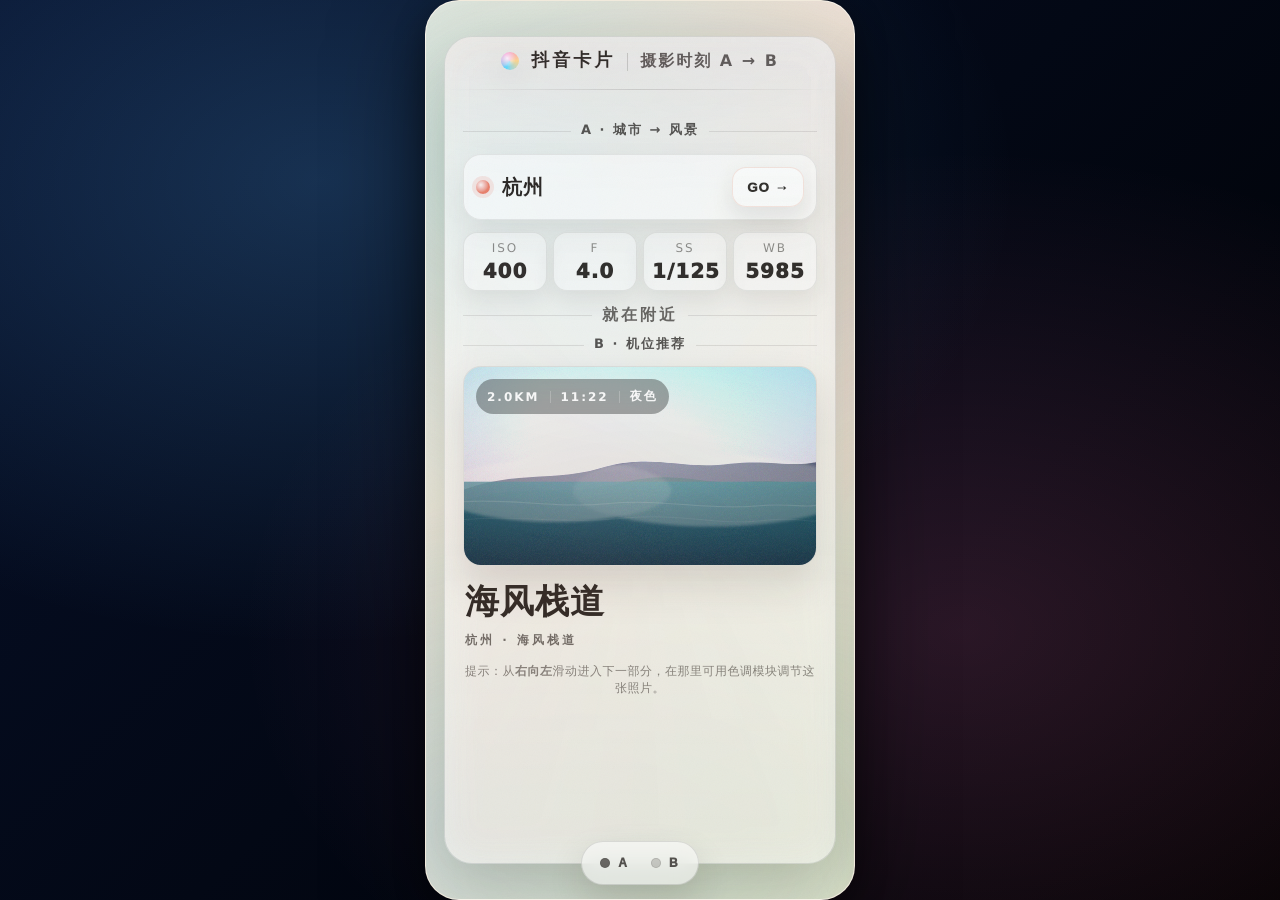
<file: douyin/douyin.html>
<!doctype html>
<html lang="zh-CN">
  <head>
    <meta charset="utf-8" />
    <meta name="viewport" content="width=device-width, initial-scale=1, viewport-fit=cover" />
    <meta name="color-scheme" content="dark light" />
    <title>抖音卡片 · 摄影时刻</title>
    <style>
      :root {
        /* 参考图风格：奶油玻璃 + 纸张质感 */
        --paper0: #f6f0e6;
        --paper1: #efe7d8;
        --ink: rgba(23, 19, 16, 0.92);
        --muted: rgba(23, 19, 16, 0.62);
        --line: rgba(23, 19, 16, 0.14);
        --glass: rgba(255, 255, 255, 0.55);
        --glass2: rgba(255, 255, 255, 0.42);
        --radius: 22px;
        --radiusSm: 16px;
        --shadow: 0 26px 70px rgba(35, 28, 20, 0.22);
        --shadow2: 0 14px 38px rgba(35, 28, 20, 0.16);
        --cardShadow: 0 22px 60px rgba(35, 28, 20, 0.18);
        --cardBorder: rgba(23, 19, 16, 0.12);
        --accent0: #d97757; /* 暖橙 */
        --accent1: #6a9bcc; /* 清蓝 */
        --accent2: #788c5d; /* 松绿 */
        --chipBg: rgba(255, 255, 255, 0.62);
        --chipBg2: rgba(255, 255, 255, 0.46);
        --chipBorder: rgba(23, 19, 16, 0.10);

        /* 照片调色变量（JS 会更新） */
        --f-bright: 1;
        --f-contrast: 1;
        --f-sat: 1;
        --f-hue: 0deg;
        --f-sep: 0;
        --hl: 0.08; /* 高光叠加（screen） */
        --sh: 0.14; /* 阴影叠加（multiply） */
        --tempWarm: 0.08;
        --tempCool: 0;

        /* iOS/iframe 下 100vh 不稳定：用 JS 写入的真实视口高度（单位=1vh） */
        --vh: 1vh;
      }

      * {
        box-sizing: border-box;
      }
      html,
      body {
        height: 100%;
      }
      body {
        margin: 0;
        font-family: ui-sans-serif, system-ui, -apple-system, "SF Pro Display", "PingFang SC", "Microsoft YaHei", Arial, sans-serif;
        color: var(--ink);
        overflow: hidden;
        /* 外层舞台：用于露出圆角“边缘”（参照你给的截图） */
        background:
          radial-gradient(1200px 800px at 25% 20%, rgba(90, 180, 255, 0.22), transparent 58%),
          radial-gradient(1200px 800px at 75% 70%, rgba(255, 120, 180, 0.16), transparent 60%),
          linear-gradient(135deg, #06102a, #000);
        -webkit-font-smoothing: antialiased;
        text-rendering: geometricPrecision;
        display: flex;
        align-items: center;
        justify-content: center;
        padding:
          max(10px, env(safe-area-inset-top, 0px))
          max(10px, env(safe-area-inset-right, 0px))
          max(10px, env(safe-area-inset-bottom, 0px))
          max(10px, env(safe-area-inset-left, 0px));
      }

      /* 参照图的圆角“边缘容器” */
      .sheet{
        width: min(430px, 100%);
        height: calc(var(--vh) * 100);
        border-radius: 34px;
        overflow: hidden;
        position: relative;
        background: linear-gradient(180deg, var(--paper0), var(--paper1));
        box-shadow:
          0 26px 90px rgba(0,0,0,.55),
          0 10px 30px rgba(0,0,0,.35);
        border: 1px solid rgba(255,255,255,.10);
      }
      /* 入场“呼之欲出” */
      .sheet.intro-enter .card{
        animation: cardPop 760ms cubic-bezier(.2,.92,.18,1) both;
        will-change: transform, opacity;
        transform-origin: 50% 55%;
      }
      .sheet.intro-enter .pager-dots{
        animation: dotsUp 620ms cubic-bezier(.2,.92,.18,1) both;
        will-change: transform, opacity;
      }
      .sheet.intro-enter::before{
        animation: bgBloom 760ms cubic-bezier(.2,.92,.18,1) both;
        will-change: transform, opacity;
        transform-origin: 50% 30%;
      }
      @keyframes cardPop{
        0%{ transform: translate3d(0,22px,0) scale(.98); opacity: 0; }
        62%{ transform: translate3d(0,-3px,0) scale(1.015); opacity: 1; }
        100%{ transform: translate3d(0,0,0) scale(1); opacity: 1; }
      }
      @keyframes dotsUp{
        0%{ transform: translate3d(0,14px,0); opacity: 0; }
        100%{ transform: translate3d(0,0,0); opacity: 1; }
      }
      @keyframes bgBloom{
        0%{ transform: translate3d(0,0,0) scale(1.03); opacity: .55; }
        100%{ transform: translate3d(0,0,0) scale(1.00); opacity: .92; }
      }
      @media (prefers-reduced-motion: reduce){
        .sheet.intro-enter .card,
        .sheet.intro-enter .pager-dots,
        .sheet.intro-enter::before{ animation:none; }
      }

      /* 背景：水彩般的色块 + 轻噪点（纯 CSS / SVG dataURL，无外链） */
      .sheet::before {
        content: "";
        position: absolute;
        inset: -40px;
        background:
          radial-gradient(900px 600px at 30% 20%, rgba(97, 217, 224, 0.35), transparent 60%),
          radial-gradient(980px 640px at 78% 18%, rgba(255, 165, 140, 0.38), transparent 62%),
          radial-gradient(1100px 820px at 70% 88%, rgba(125, 185, 120, 0.28), transparent 60%),
          radial-gradient(760px 560px at 15% 88%, rgba(105, 160, 255, 0.18), transparent 58%),
          linear-gradient(180deg, rgba(255, 255, 255, 0.0), rgba(255, 255, 255, 0.18));
        filter: blur(6px);
        opacity: 0.92;
        pointer-events: none;
        transform: translate3d(0, 0, 0);
        animation: bgFloat 10s ease-in-out infinite alternate;
      }
      .sheet::after {
        content: "";
        position: absolute;
        inset: 0;
        background-image: url("data:image/svg+xml,%3Csvg xmlns='http://www.w3.org/2000/svg' width='260' height='260'%3E%3Cfilter id='n'%3E%3CfeTurbulence type='fractalNoise' baseFrequency='.85' numOctaves='3' stitchTiles='stitch'/%3E%3C/filter%3E%3Crect width='260' height='260' filter='url(%23n)' opacity='.11'/%3E%3C/svg%3E");
        mix-blend-mode: multiply;
        opacity: 0.35;
        pointer-events: none;
        animation: grainMove 6s linear infinite;
      }

      @keyframes bgFloat {
        0% { transform: translate3d(-10px, -8px, 0) scale(1.02); filter: blur(6px); }
        100% { transform: translate3d(12px, 10px, 0) scale(1.05); filter: blur(7px); }
      }
      @keyframes grainMove {
        0% { transform: translate3d(0, 0, 0); }
        100% { transform: translate3d(-26px, 18px, 0); }
      }

      /* =========================
         两段式：横向滑动分页
         ========================= */
      .pager {
        position: absolute;
        inset: 0;
        display: flex;
        overflow-x: auto;
        overflow-y: hidden;
        scroll-snap-type: x mandatory;
        -webkit-overflow-scrolling: touch;
        overscroll-behavior: contain;
        touch-action: pan-y; /* 让竖向滚动交给内部，横向交给 pager */
        scrollbar-width: none;
      }
      .pager::-webkit-scrollbar {
        width: 0;
        height: 0;
      }

      .wrap {
        position: relative;
        flex: 0 0 100%;
        height: 100%;
        scroll-snap-align: start;
        display: flex;
        align-items: center;
        justify-content: center;
        padding:
          calc(18px + env(safe-area-inset-top, 0px))
          max(14px, env(safe-area-inset-right, 0px))
          calc(18px + env(safe-area-inset-bottom, 0px))
          max(14px, env(safe-area-inset-left, 0px));
      }

      .pager-dots {
        position: absolute;
        left: 0;
        right: 0;
        bottom: calc(14px + env(safe-area-inset-bottom, 0px));
        display: flex;
        justify-content: center;
        pointer-events: none;
        z-index: 50;
      }
      .dots-inner {
        pointer-events: auto;
        display: inline-flex;
        align-items: center;
        gap: 10px;
        padding: 10px 12px;
        border-radius: 999px;
        background: rgba(255, 255, 255, 0.55);
        border: 1px solid rgba(23, 19, 16, 0.12);
        backdrop-filter: blur(12px);
        box-shadow: 0 16px 36px rgba(35, 28, 20, 0.14);
      }
      .dotbtn {
        appearance: none;
        border: 0;
        background: transparent;
        display: inline-flex;
        align-items: center;
        gap: 8px;
        cursor: pointer;
        padding: 4px 6px;
        border-radius: 999px;
      }
      .dot {
        width: 10px;
        height: 10px;
        border-radius: 999px;
        background: rgba(23, 19, 16, 0.18);
        border: 1px solid rgba(23, 19, 16, 0.12);
      }
      .dotbtn.is-active .dot {
        background: rgba(23, 19, 16, 0.62);
      }
      .dotlabel {
        font-size: 12px;
        font-weight: 1000;
        letter-spacing: 2px;
        color: rgba(23, 19, 16, 0.72);
      }

      .card {
        /* 画幅更窄：更接近抖音详情页的卡片视觉 */
        width: min(392px, 100%);
        border-radius: 28px;
        background: rgba(255, 255, 255, 0.52);
        border: 1px solid var(--cardBorder);
        box-shadow: var(--cardShadow);
        overflow: hidden;
        backdrop-filter: blur(14px);
        max-height: calc((var(--vh) * 100) - 36px);
        /* 让 A / B 两页卡片保持一致“可视画幅”：
           注意 .wrap 上下有 18px padding（共 36px），所以卡片本体高度要再扣掉这部分，
           否则会出现顶部文案被裁切（你截图里的情况）。 */
        height: calc((var(--vh) * 100) - 72px);
        position: relative;
      }
      .card::before{
        content:"";
        position:absolute;
        inset:0;
        pointer-events:none;
        background:
          radial-gradient(900px 260px at 14% 0%, rgba(217,119,87,.16), rgba(217,119,87,0) 62%),
          radial-gradient(900px 260px at 86% 0%, rgba(106,155,204,.14), rgba(106,155,204,0) 62%),
          linear-gradient(180deg, rgba(255,255,255,.26), rgba(255,255,255,0));
        opacity: .95;
        mix-blend-mode: overlay;
      }
      .card::after{
        content:"";
        position:absolute;
        inset:-1px;
        pointer-events:none;
        border-radius: 30px;
        background: conic-gradient(from 210deg, rgba(217,119,87,.20), rgba(106,155,204,.12), rgba(120,140,93,.12), rgba(217,119,87,.20));
        filter: blur(18px);
        opacity: .35;
      }

      .card-inner {
        padding: 18px 18px 16px 18px;
      }

      /* 小屏时允许卡片内部滚动 */
      .card-scroll {
        height: 100%;
        max-height: none;
        overflow: auto;
        overflow-x: hidden;
        -webkit-overflow-scrolling: touch;
        scrollbar-width: none;
      }
      .card-scroll::-webkit-scrollbar {
        width: 0;
        height: 0;
      }

      .topline {
        display: flex;
        align-items: center;
        gap: 12px;
        justify-content: center;
        padding: 12px 10px 10px 10px;
      }
      .orb {
        width: 18px;
        height: 18px;
        border-radius: 999px;
        background: radial-gradient(circle at 35% 35%, rgba(255, 255, 255, 0.9), rgba(255, 255, 255, 0) 52%),
          conic-gradient(from 210deg, #49d2ff, #ff76c8, #ffd079, #49d2ff);
        box-shadow: 0 10px 28px rgba(35, 28, 20, 0.12);
      }
      .topline .title {
        font-weight: 900;
        letter-spacing: 3px;
        font-size: 18px;
      }
      .topline .sep {
        width: 1px;
        height: 18px;
        background: rgba(23, 19, 16, 0.16);
        transform: translateY(1px);
      }
      .topline .sub {
        font-weight: 800;
        letter-spacing: 2px;
        color: rgba(23, 19, 16, 0.72);
      }

      .line {
        height: 1px;
        background: linear-gradient(90deg, rgba(23, 19, 16, 0), rgba(23, 19, 16, 0.18), rgba(23, 19, 16, 0));
        margin: 6px 0 14px 0;
      }

      .section-head {
        display: flex;
        align-items: center;
        justify-content: center;
        gap: 10px;
        color: rgba(23, 19, 16, 0.72);
        font-weight: 900;
        letter-spacing: 2px;
        font-size: 13px;
      }
      .section-head::before,
      .section-head::after {
        content: "";
        height: 1px;
        flex: 1;
        background: rgba(23, 19, 16, 0.14);
        opacity: 0.7;
      }
      .section-head span {
        transform: translateY(-1px);
      }

      /* A: 输入城市 */
      .city-row {
        margin-top: 14px;
        display: flex;
        gap: 10px;
        align-items: center;
        background: var(--chipBg);
        border: 1px solid var(--chipBorder);
        border-radius: 18px;
        padding: 12px 12px;
        box-shadow: 0 14px 34px rgba(35, 28, 20, 0.12);
      }
      .city-row:focus-within{
        border-color: rgba(217,119,87,.32);
        box-shadow:
          0 16px 40px rgba(35, 28, 20, 0.14),
          0 0 0 4px rgba(217,119,87,.12);
      }
      .city-dot {
        width: 14px;
        height: 14px;
        border-radius: 999px;
        background: radial-gradient(circle at 35% 35%, rgba(255, 255, 255, 0.92), rgba(255, 255, 255, 0) 60%), #e96b58;
        box-shadow: 0 0 0 4px rgba(233, 107, 88, 0.18);
        flex: 0 0 auto;
      }
      .city-input {
        border: 0;
        outline: none;
        background: transparent;
        font-size: 20px;
        font-weight: 900;
        letter-spacing: 1px;
        width: 100%;
        min-width: 0;
        color: rgba(23, 19, 16, 0.95);
      }
      .city-input::placeholder {
        color: rgba(23, 19, 16, 0.34);
        font-weight: 800;
      }
      .go-btn {
        flex: 0 0 auto;
        height: 40px;
        padding: 0 14px;
        border-radius: 14px;
        border: 1px solid rgba(217,119,87,.22);
        background: linear-gradient(180deg, rgba(255,255,255,.78), rgba(255,255,255,.56));
        color: rgba(23, 19, 16, 0.92);
        font-weight: 1000;
        letter-spacing: 1px;
        cursor: pointer;
        box-shadow: 0 10px 22px rgba(35, 28, 20, 0.12);
        transition: transform 140ms ease, box-shadow 140ms ease, border-color 140ms ease;
      }
      .go-btn:active {
        transform: translateY(1px) scale(0.99);
        box-shadow: 0 8px 18px rgba(35, 28, 20, 0.10);
      }

      /* 参数卡片 */
      .params {
        margin-top: 12px;
        display: grid;
        /* 画幅变窄后，必须允许网格收缩到 0（否则会溢出导致你看到“没居中/被遮盖”） */
        grid-template-columns: repeat(4, minmax(0, 1fr));
        gap: 6px;
      }
      .pbox {
        min-width: 0;
        border-radius: 14px;
        background: var(--chipBg2);
        border: 1px solid var(--chipBorder);
        padding: 8px 8px 7px 8px;
        text-align: center;
        box-shadow: 0 10px 22px rgba(35, 28, 20, 0.10);
      }
      .pbox .k {
        font-size: 11px;
        letter-spacing: 2px;
        color: rgba(23, 19, 16, 0.56);
        font-size: 12px;
      }
      .pbox .v {
        margin-top: 4px;
        font-weight: 1000;
        font-size: 20px;
        letter-spacing: 1px;
        color: rgba(23, 19, 16, 0.92);
        white-space: nowrap;
      }

      .mid-hint {
        margin: 14px 0 10px 0;
        display: flex;
        align-items: center;
        justify-content: center;
        gap: 10px;
        color: rgba(23, 19, 16, 0.68);
        font-weight: 900;
        letter-spacing: 3px;
      }
      .mid-hint::before,
      .mid-hint::after {
        content: "";
        height: 1px;
        flex: 1;
        background: rgba(23, 19, 16, 0.14);
        opacity: 0.7;
      }

      /* B: 机位推荐 */
      .photo-card {
        margin-top: 12px;
        border-radius: 18px;
        overflow: hidden;
        background: rgba(255, 255, 255, 0.20);
        border: 1px solid rgba(23, 19, 16, 0.10);
        box-shadow: 0 18px 44px rgba(35, 28, 20, 0.14);
        position: relative;
      }
      .photo-wrap {
        position: relative;
        aspect-ratio: 16 / 9;
        background: #d9d9d9;
      }
      .photo {
        position: absolute;
        inset: 0;
        width: 100%;
        height: 100%;
        object-fit: cover;
        filter: brightness(var(--f-bright)) contrast(var(--f-contrast)) saturate(var(--f-sat)) hue-rotate(var(--f-hue))
          sepia(var(--f-sep));
        transform: scale(1.02);
      }

      /* 高光/阴影/色温叠加：用伪元素模拟更“摄影”的调色手感 */
      .photo-wrap::before,
      .photo-wrap::after {
        content: "";
        position: absolute;
        inset: 0;
        pointer-events: none;
      }
      /* 色温（暖） */
      .photo-wrap::before {
        background: radial-gradient(1200px 540px at 55% 35%, rgba(255, 170, 90, 0.45), rgba(255, 170, 90, 0) 60%),
          radial-gradient(900px 520px at 25% 60%, rgba(120, 235, 255, 0.38), rgba(120, 235, 255, 0) 58%);
        mix-blend-mode: color;
        opacity: calc(var(--tempWarm) + var(--tempCool));
      }
      /* 高光/阴影 */
      .photo-wrap::after {
        background: radial-gradient(1200px 520px at 50% 20%, rgba(255, 255, 255, 0.55), rgba(255, 255, 255, 0) 55%),
          linear-gradient(180deg, rgba(0, 0, 0, 0), rgba(0, 0, 0, 0.18));
        mix-blend-mode: screen;
        opacity: var(--hl);
      }
      .shade {
        position: absolute;
        inset: 0;
        pointer-events: none;
        background: radial-gradient(900px 520px at 50% 90%, rgba(0, 0, 0, 0.52), rgba(0, 0, 0, 0) 58%);
        mix-blend-mode: multiply;
        opacity: var(--sh);
      }

      .photo-meta {
        position: absolute;
        left: 12px;
        right: 12px;
        top: 12px;
        display: flex;
        justify-content: flex-start;
        z-index: 3;
        pointer-events: none;
      }
      .meta-pill {
        pointer-events: auto;
        display: inline-flex;
        align-items: center;
        gap: 10px;
        padding: 9px 11px;
        border-radius: 999px;
        background: rgba(0, 0, 0, 0.32);
        color: rgba(255, 255, 255, 0.92);
        backdrop-filter: blur(14px);
        font-weight: 900;
        letter-spacing: 2px;
        font-size: 12px;
      }
      .meta-pill .sp {
        width: 1px;
        height: 12px;
        background: rgba(255, 255, 255, 0.22);
      }

      .caption {
        padding: 14px 2px 4px 2px;
      }
      .caption .big {
        font-size: 34px;
        font-weight: 1000;
        letter-spacing: 1px;
        color: rgba(23, 19, 16, 0.92);
      }
      .caption .small {
        margin-top: 6px;
        color: rgba(23, 19, 16, 0.62);
        font-weight: 900;
        letter-spacing: 3px;
        font-size: 12px;
      }

      /* 调色模块 */
      .tone {
        margin-top: 10px;
        padding: 12px 12px 12px 12px;
        border-radius: 18px;
        background: rgba(255, 255, 255, 0.52);
        border: 1px solid rgba(23, 19, 16, 0.10);
        box-shadow: 0 14px 34px rgba(35, 28, 20, 0.14);
      }
      .tone-head {
        display: flex;
        align-items: center;
        justify-content: space-between;
        gap: 10px;
      }
      .tone-title {
        font-weight: 1000;
        letter-spacing: 2px;
        color: rgba(23, 19, 16, 0.82);
      }
      .tone-actions {
        display: flex;
        gap: 8px;
      }
      .mini {
        height: 30px;
        padding: 0 10px;
        border-radius: 999px;
        border: 1px solid rgba(23, 19, 16, 0.10);
        background: rgba(255, 255, 255, 0.72);
        color: rgba(23, 19, 16, 0.86);
        font-weight: 1000;
        letter-spacing: 0.5px;
        cursor: pointer;
        font-size: 12px;
        transition: transform 140ms ease, box-shadow 140ms ease;
        box-shadow: 0 10px 22px rgba(35, 28, 20, 0.10);
      }
      .mini:active {
        transform: translateY(1px) scale(0.99);
      }

      .sliders {
        margin-top: 10px;
        display: flex;
        flex-direction: column;
        gap: 10px;
      }
      .srow {
        display: grid;
        grid-template-columns: 56px 1fr 50px;
        align-items: center;
        gap: 10px;
      }
      .slabel {
        font-weight: 900;
        color: rgba(23, 19, 16, 0.62);
        letter-spacing: 2px;
        font-size: 12px;
      }
      .svalue {
        font-weight: 1000;
        color: rgba(23, 19, 16, 0.72);
        text-align: right;
        font-size: 12px;
        letter-spacing: 1px;
      }
      .track {
        height: 11px;
        border-radius: 999px;
        background: rgba(23, 19, 16, 0.08);
        border: 1px solid rgba(23, 19, 16, 0.12);
        position: relative;
        overflow: hidden;
        cursor: pointer;
      }
      .track::before {
        content: "";
        position: absolute;
        inset: 0;
        background: linear-gradient(90deg, rgba(120, 235, 255, 0.55), rgba(255, 120, 200, 0.45), rgba(255, 210, 120, 0.45));
        opacity: 0.75;
      }
      .knob {
        position: absolute;
        top: 50%;
        width: 16px;
        height: 16px;
        border-radius: 999px;
        transform: translate(-50%, -50%);
        background: rgba(255, 255, 255, 0.95);
        border: 1px solid rgba(23, 19, 16, 0.14);
        box-shadow: 0 10px 22px rgba(35, 28, 20, 0.16);
      }

      .footnote {
        margin-top: 10px;
        font-size: 12px;
        color: rgba(23, 19, 16, 0.52);
        letter-spacing: 0.5px;
        line-height: 1.4;
      }

      @media (prefers-reduced-motion: reduce) {
        * {
          scroll-behavior: auto !important;
          transition: none !important;
          animation: none !important;
        }
      }
    </style>
  </head>
  <body>
    <div id="sheet" class="sheet" aria-label="抖音卡片容器">
      <div id="pager" class="pager" aria-label="从右向左滑动切换两部分">
        <!-- Part A：城市 → 风景照 -->
        <section class="wrap" data-page="a" aria-label="A 部分：城市与风景照">
        <main class="card" role="main" aria-label="抖音卡片：摄影时刻（A）">
          <div class="card-scroll">
            <div class="topline" aria-hidden="true">
              <span class="orb"></span>
              <span class="title">抖音卡片</span>
              <span class="sep"></span>
              <span class="sub">摄影时刻 A → B</span>
            </div>
            <div class="line" aria-hidden="true"></div>

            <div class="card-inner">
              <div class="section-head"><span>A · 城市 → 风景</span></div>

              <div class="city-row" aria-label="输入城市">
                <span class="city-dot" aria-hidden="true"></span>
                <input
                  id="cityInput"
                  class="city-input"
                  type="text"
                  inputmode="text"
                  autocomplete="off"
                  spellcheck="false"
                  placeholder="输入城市（例如：杭州 / 成都）"
                />
                <button id="btnGo" class="go-btn" type="button" aria-label="生成">GO →</button>
              </div>

              <div class="params" aria-label="推荐拍摄参数">
                <div class="pbox"><div class="k">ISO</div><div id="pIso" class="v">200</div></div>
                <div class="pbox"><div class="k">F</div><div id="pF" class="v">2.8</div></div>
                <div class="pbox"><div class="k">SS</div><div id="pSs" class="v">1/500</div></div>
                <div class="pbox"><div class="k">WB</div><div id="pWb" class="v">5200</div></div>
              </div>

              <div class="mid-hint">就在附近</div>
              <div class="section-head"><span>B · 机位推荐</span></div>

              <section class="photo-card" aria-label="城市风景照（可在下一页调色）">
                <div class="photo-wrap">
                  <img id="photoA" class="photo" alt="城市风景照（离线生成）" />
                  <div class="shade" aria-hidden="true"></div>
                  <div class="photo-meta">
                    <div class="meta-pill" aria-label="机位信息">
                      <span id="metaDistA">1.2KM</span><span class="sp" aria-hidden="true"></span><span id="metaTimeA">08:20</span>
                      <span class="sp" aria-hidden="true"></span><span id="metaMoodA">晨雾</span>
                    </div>
                  </div>
                </div>
              </section>

              <div class="caption">
                <div id="spotTitleA" class="big">苏堤春晓</div>
                <div id="spotSubA" class="small">—</div>
              </div>

              <div class="footnote" style="text-align:center;">
                提示：从<strong>右向左</strong>滑动进入下一部分，在那里可用色调模块调节这张照片。
              </div>
            </div>
          </div>
        </main>
        </section>

        <!-- Part B：调色 → 成片 -->
        <section class="wrap" data-page="b" aria-label="B 部分：调色模块">
        <main class="card" role="main" aria-label="抖音卡片：摄影时刻（B）">
          <div class="card-scroll">
            <div class="topline" aria-hidden="true">
              <span class="orb"></span>
              <span class="title">抖音卡片</span>
              <span class="sep"></span>
              <span class="sub">调色成片 B</span>
            </div>
            <div class="line" aria-hidden="true"></div>

            <div class="card-inner">
              <div class="section-head"><span>B · 调色 → 成片</span></div>

              <section class="photo-card" aria-label="上一部分的城市风景照（可调色）">
                <div class="photo-wrap">
                  <img id="photoB" class="photo" alt="城市风景照（离线生成，可调色）" />
                  <div class="shade" aria-hidden="true"></div>
                  <div class="photo-meta">
                    <div class="meta-pill" aria-label="机位信息">
                      <span id="metaDistB">—</span><span class="sp" aria-hidden="true"></span><span id="metaTimeB">—</span>
                      <span class="sp" aria-hidden="true"></span><span id="metaMoodB">—</span>
                    </div>
                  </div>
                </div>
              </section>

              <div class="caption">
                <div id="spotTitleB" class="big" style="font-size:34px;">—</div>
                <div id="spotSubB" class="small">—</div>
              </div>

              <section class="tone" aria-label="色调模块（可调节）">
                <div class="tone-head">
                  <div class="tone-title">色调模块（可调）</div>
                  <div class="tone-actions">
                    <button id="btnReset" class="mini" type="button">重置推荐</button>
                    <button id="btnRandom" class="mini" type="button">换一种推荐</button>
                  </div>
                </div>

                <div class="sliders" id="sliders">
                  <div class="srow" data-key="temp">
                    <div class="slabel">色温</div>
                    <div class="track" role="slider" aria-label="色温" tabindex="0"><span class="knob"></span></div>
                    <div class="svalue" data-value>—</div>
                  </div>
                  <div class="srow" data-key="contrast">
                    <div class="slabel">对比</div>
                    <div class="track" role="slider" aria-label="对比度" tabindex="0"><span class="knob"></span></div>
                    <div class="svalue" data-value>—</div>
                  </div>
                  <div class="srow" data-key="sat">
                    <div class="slabel">饱和</div>
                    <div class="track" role="slider" aria-label="饱和度" tabindex="0"><span class="knob"></span></div>
                    <div class="svalue" data-value>—</div>
                  </div>
                  <div class="srow" data-key="expo">
                    <div class="slabel">曝光</div>
                    <div class="track" role="slider" aria-label="曝光" tabindex="0"><span class="knob"></span></div>
                    <div class="svalue" data-value>—</div>
                  </div>
                  <div class="srow" data-key="hi">
                    <div class="slabel">高光</div>
                    <div class="track" role="slider" aria-label="高光" tabindex="0"><span class="knob"></span></div>
                    <div class="svalue" data-value>—</div>
                  </div>
                  <div class="srow" data-key="sh">
                    <div class="slabel">阴影</div>
                    <div class="track" role="slider" aria-label="阴影" tabindex="0"><span class="knob"></span></div>
                    <div class="svalue" data-value>—</div>
                  </div>
                  <div class="srow" data-key="hue">
                    <div class="slabel">色调</div>
                    <div class="track" role="slider" aria-label="色调" tabindex="0"><span class="knob"></span></div>
                    <div class="svalue" data-value>—</div>
                  </div>
                </div>

                <div class="footnote">
                  说明：为保证离线可运行，本页面不会发起任何网络请求；调节滑杆会实时作用于“上一部分”的城市风景照。<br />
                  提示：从<strong>左向右</strong>滑动可返回上一部分。
                </div>
              </section>
            </div>
          </div>
        </main>
        </section>
      </div>

      <nav class="pager-dots" aria-label="分页指示器">
        <div class="dots-inner">
          <button class="dotbtn is-active" type="button" data-dot="0" aria-label="第 1 部分：城市">
            <span class="dot" aria-hidden="true"></span><span class="dotlabel">A</span>
          </button>
          <button class="dotbtn" type="button" data-dot="1" aria-label="第 2 部分：调色">
            <span class="dot" aria-hidden="true"></span><span class="dotlabel">B</span>
          </button>
        </div>
      </nav>
    </div>

    <script>
      (function () {
        "use strict";

        const $ = (sel) => document.querySelector(sel);
        const $$ = (sel) => Array.from(document.querySelectorAll(sel));

        // iOS/iframe 下 100vh 会偏大：用真实 innerHeight 写入 CSS 变量 --vh（单位=1vh）
        function setVhVar() {
          try {
            const vh = (window.innerHeight || document.documentElement.clientHeight || 0) * 0.01;
            document.documentElement.style.setProperty("--vh", `${vh}px`);
          } catch (_) {}
        }
        setVhVar();
        window.addEventListener("resize", setVhVar, { passive: true });

        // 父页面触发入场动画（呼之欲出）
        const sheet = document.getElementById("sheet");
        function playIntro() {
          if (!sheet) return;
          sheet.classList.remove("intro-enter");
          // 强制 reflow：确保重复触发
          void sheet.offsetWidth;
          sheet.classList.add("intro-enter");
          window.setTimeout(() => sheet.classList.remove("intro-enter"), 860);
        }
        window.addEventListener("message", (ev) => {
          try {
            const d = ev && ev.data;
            if (!d || d.type !== "douyin-intro") return;
            // mode=reset：回到 A 并重新播放
            if (d.mode === "reset") {
              scrollToPage(0, { instant: true });
              const sc = document.querySelector(".wrap[data-page='a'] .card-scroll");
              if (sc) sc.scrollTop = 0;
              playIntro();
            }
          } catch (_) {}
        });

        const pager = $("#pager");
        const dotBtns = $$("[data-dot]");

        const cityInput = $("#cityInput");
        const btnGo = $("#btnGo");
        const btnReset = $("#btnReset");
        const btnRandom = $("#btnRandom");

        const photoA = $("#photoA");
        const photoB = $("#photoB");

        const pIso = $("#pIso");
        const pF = $("#pF");
        const pSs = $("#pSs");
        const pWb = $("#pWb");
        const metaDistA = $("#metaDistA");
        const metaTimeA = $("#metaTimeA");
        const metaMoodA = $("#metaMoodA");
        const spotTitleA = $("#spotTitleA");
        const spotSubA = $("#spotSubA");

        const metaDistB = $("#metaDistB");
        const metaTimeB = $("#metaTimeB");
        const metaMoodB = $("#metaMoodB");
        const spotTitleB = $("#spotTitleB");
        const spotSubB = $("#spotSubB");

        const sliders = $("#sliders");

        // ----------------------------
        // 解决「进入卡片后外层无法上拉/下拽」：
        // iOS/部分 WebView 中 iframe 会吞掉竖向手势，导致外层推荐流无法上下刷。
        // 在此识别“快速纵向滑动”，通过 postMessage 通知父页面滚动到上一条/下一条。
        // ----------------------------
        function bindOuterSwipeBridge() {
          if (!window.parent || window.parent === window) return;
          let sx = 0;
          let sy = 0;
          let st = 0;
          let startedInScroll = null;

          function getScrollEl(t) {
            return t && t.closest ? t.closest(".card-scroll") : null;
          }

          document.addEventListener(
            "touchstart",
            (e) => {
              const t = e.touches && e.touches[0];
              if (!t) return;
              sx = t.clientX;
              sy = t.clientY;
              st = Date.now();
              startedInScroll = getScrollEl(e.target);
            },
            { passive: true }
          );

          document.addEventListener(
            "touchend",
            (e) => {
              const t = e.changedTouches && e.changedTouches[0];
              if (!t) return;
              const dx = t.clientX - sx;
              const dy = t.clientY - sy;
              const dt = Date.now() - st;

              // 判定为“快滑”：更像抖音的上拉/下拽（避免与正常滚动冲突）
              if (dt > 520) return;
              if (Math.abs(dy) < 90) return;
              if (Math.abs(dy) <= Math.abs(dx) * 1.2) return;

              // 如果起点在可滚动区域，只有在滚动到边界才触发外层翻页
              if (startedInScroll) {
                const el = startedInScroll;
                const atTop = el.scrollTop <= 1;
                const atBottom = el.scrollTop + el.clientHeight >= el.scrollHeight - 1;
                if (!((dy > 0 && atTop) || (dy < 0 && atBottom))) return;
              }

              try {
                window.parent.postMessage({ type: "feed-swipe", dir: dy < 0 ? "up" : "down" }, "*");
              } catch (_) {}
            },
            { passive: true }
          );
        }
        bindOuterSwipeBridge();

        // ----------------------------
        // 纯前端：确定性随机（同城市 → 同风格；“换一种推荐” → 换 seed）
        // ----------------------------
        function hash32(str) {
          let h = 2166136261 >>> 0;
          for (let i = 0; i < str.length; i++) {
            h ^= str.charCodeAt(i);
            h = Math.imul(h, 16777619);
          }
          return h >>> 0;
        }
        function mulberry32(seed) {
          return function () {
            seed |= 0;
            seed = (seed + 0x6d2b79f5) | 0;
            let t = Math.imul(seed ^ (seed >>> 15), 1 | seed);
            t ^= t + Math.imul(t ^ (t >>> 7), 61 | t);
            return ((t ^ (t >>> 14)) >>> 0) / 4294967296;
          };
        }
        function clamp(n, a, b) {
          return Math.max(a, Math.min(b, n));
        }
        function pick(rand, arr) {
          return arr[Math.floor(rand() * arr.length)];
        }

        function fmtShutter(rand) {
          const pool = ["1/80", "1/125", "1/200", "1/320", "1/500", "1/640", "1/1000"];
          return pool[Math.floor(rand() * pool.length)];
        }
        function fmtF(rand) {
          const pool = ["1.8", "2.0", "2.8", "3.2", "4.0"];
          return pool[Math.floor(rand() * pool.length)];
        }
        function fmtIso(rand) {
          const pool = ["100", "160", "200", "320", "400", "640"];
          return pool[Math.floor(rand() * pool.length)];
        }
        function fmtWb(rand) {
          // 偏暖/偏冷两端更“摄影”
          const base = 4200 + Math.round(rand() * 2400);
          return String(base);
        }

        // ----------------------------
        // 城市 → 风景与文案
        // ----------------------------
        const SPOTS = [
          "苏堤春晓",
          "海风栈道",
          "云海观景台",
          "古桥暮色",
          "山城天台",
          "湖畔薄雾",
          "松林晨光",
          "街角霓虹",
          "峡谷回声",
          "风起沙丘",
          "海边灯塔",
          "玻璃海湾",
          "雨后青石",
          "晚霞长堤",
        ];
        const MOODS = ["晨雾", "微风", "薄暮", "晴空", "夜色", "阴天", "晚霞", "雨后"];

        function cityToSubtitle(city, spot) {
          const c = city || "未知城市";
          return `${c} · ${spot}`;
        }

        function makeMeta(rand) {
          const dist = (0.6 + rand() * 3.2).toFixed(1);
          const hh = Math.floor(6 + rand() * 14);
          const mm = Math.floor(rand() * 60);
          const time = `${String(hh).padStart(2, "0")}:${String(mm).padStart(2, "0")}`;
          const mood = pick(rand, MOODS);
          return { dist: `${dist}KM`, time, mood };
        }

        // ----------------------------
        // 生成“独特风景照”：SVG 画面（带颗粒、雾气、远景层次）
        // ----------------------------
        function svgScenery(city, seedSalt) {
          const seed = hash32(`${city}__${seedSalt}`);
          const rand = mulberry32(seed);

          // 调色板
          const palettes = [
            { sky0: "#b7d7ff", sky1: "#ffe4c6", hill0: "#2b3e4e", hill1: "#3b5a4a", water0: "#2d5a70", water1: "#1e2f3c" },
            { sky0: "#c9f3ff", sky1: "#ffd7e9", hill0: "#26314b", hill1: "#2c5a5a", water0: "#2a6d78", water1: "#173041" },
            { sky0: "#ffe7b8", sky1: "#c8eaff", hill0: "#3f2f2b", hill1: "#2e4a3b", water0: "#3b6e8a", water1: "#1a2a38" },
          ];
          const p = pick(rand, palettes);
          const fog = 0.2 + rand() * 0.35;
          const sunX = 20 + rand() * 60;
          const sunY = 10 + rand() * 22;

          // 城市剪影（可有可无）
          const showCity = rand() > 0.42;
          const skyline = [];
          if (showCity) {
            const n = 10 + Math.floor(rand() * 10);
            let x = 0;
            for (let i = 0; i < n; i++) {
              const w = 18 + rand() * 30;
              const h = 22 + rand() * 52;
              skyline.push({ x, w, h });
              x += w * (0.75 + rand() * 0.25);
            }
          }

          const svg = `
<svg xmlns="http://www.w3.org/2000/svg" viewBox="0 0 1600 900" width="1600" height="900">
  <defs>
    <linearGradient id="sky" x1="0" y1="0" x2="0" y2="1">
      <stop offset="0" stop-color="${p.sky0}"/>
      <stop offset="1" stop-color="${p.sky1}"/>
    </linearGradient>
    <linearGradient id="water" x1="0" y1="0" x2="0" y2="1">
      <stop offset="0" stop-color="${p.water0}"/>
      <stop offset="1" stop-color="${p.water1}"/>
    </linearGradient>
    <filter id="grain">
      <feTurbulence type="fractalNoise" baseFrequency=".9" numOctaves="3" stitchTiles="stitch" />
      <feColorMatrix type="matrix"
        values="1 0 0 0 0
                0 1 0 0 0
                0 0 1 0 0
                0 0 0 .14 0"/>
    </filter>
    <filter id="soft">
      <feGaussianBlur stdDeviation="6"/>
    </filter>
    <radialGradient id="sun" cx="${sunX}%" cy="${sunY}%" r="55%">
      <stop offset="0" stop-color="rgba(255,255,255,.95)"/>
      <stop offset=".28" stop-color="rgba(255,255,255,.55)"/>
      <stop offset="1" stop-color="rgba(255,255,255,0)"/>
    </radialGradient>
  </defs>

  <rect width="1600" height="900" fill="url(#sky)"/>
  <rect width="1600" height="900" fill="url(#sun)" opacity=".65"/>

  <!-- 远山 -->
  <path d="M0,560 C240,470 420,520 620,460 C860,390 980,470 1200,440 C1380,420 1480,460 1600,430 L1600,900 L0,900 Z"
        fill="${p.hill0}" opacity=".72"/>
  <path d="M0,610 C260,520 480,590 700,530 C960,460 1060,540 1280,520 C1450,510 1520,540 1600,520 L1600,900 L0,900 Z"
        fill="${p.hill1}" opacity=".55"/>

  <!-- 水面 -->
  <rect x="0" y="520" width="1600" height="420" fill="url(#water)" opacity=".82"/>
  <path d="M0,610 C220,592 420,640 650,618 C900,594 1100,648 1320,628 C1480,614 1540,640 1600,622"
        fill="none" stroke="rgba(255,255,255,.26)" stroke-width="5" opacity=".55"/>
  <path d="M0,690 C240,666 470,710 710,684 C970,656 1140,716 1340,694 C1510,674 1560,708 1600,690"
        fill="none" stroke="rgba(255,255,255,.18)" stroke-width="4" opacity=".45"/>

  ${showCity ? `
  <g transform="translate(140,468)" opacity=".46">
    ${skyline
      .map((b) => `<rect x="${b.x.toFixed(1)}" y="${(80 - b.h).toFixed(1)}" width="${b.w.toFixed(1)}" height="${b.h.toFixed(1)}" rx="2" fill="rgba(15,18,26,.95)"/>`)
      .join("")}
  </g>` : ""}

  <!-- 雾气层 -->
  <g filter="url(#soft)" opacity="${fog.toFixed(3)}">
    <ellipse cx="420" cy="560" rx="520" ry="140" fill="rgba(255,255,255,.80)"/>
    <ellipse cx="1120" cy="560" rx="620" ry="160" fill="rgba(255,255,255,.72)"/>
  </g>

  <!-- 颗粒 -->
  <rect width="1600" height="900" filter="url(#grain)" opacity=".9"/>

  <!-- 暗角 -->
  <rect width="1600" height="900" fill="rgba(0,0,0,.18)"/>
  <rect width="1600" height="900" fill="rgba(0,0,0,0)"/>
  <radialGradient id="v" cx="50%" cy="40%" r="70%">
    <stop offset="0" stop-color="rgba(0,0,0,0)"/>
    <stop offset="1" stop-color="rgba(0,0,0,.34)"/>
  </radialGradient>
  <rect width="1600" height="900" fill="url(#v)" opacity=".68"/>
</svg>`;

          return "data:image/svg+xml;charset=utf-8," + encodeURIComponent(svg.trim());
        }

        // ----------------------------
        // 调色：值域 & 映射
        // ----------------------------
        const state = {
          city: "杭州",
          seedSalt: 0,
          sliders01: {
            temp: 0.62, // 0..1
            contrast: 0.56,
            sat: 0.62,
            expo: 0.52,
            hi: 0.40,
            sh: 0.54,
            hue: 0.50,
          },
          recommended01: null,
        };

        function sliderToCssVars(s) {
          // temp: 0..1 -> -1..1
          const t = (s.temp - 0.5) * 2;
          const warm = clamp(t, 0, 1);
          const cool = clamp(-t, 0, 1);

          const contrast = 0.68 + s.contrast * 1.0; // 0.68..1.68
          const sat = 0.35 + s.sat * 1.95; // 0.35..2.30
          const bright = 0.70 + s.expo * 0.95; // 0.70..1.65
          const hue = (s.hue - 0.5) * 52; // -26..26 deg

          const hl = 0.02 + s.hi * 0.32;
          const sh = 0.06 + s.sh * 0.40;

          // sepia 小幅度增强“胶片感”
          const sep = 0.04 + (0.22 * warm + 0.06 * cool);

          return {
            "--f-contrast": contrast.toFixed(3),
            "--f-sat": sat.toFixed(3),
            "--f-bright": bright.toFixed(3),
            "--f-hue": `${hue.toFixed(1)}deg`,
            "--f-sep": sep.toFixed(3),
            "--hl": hl.toFixed(3),
            "--sh": sh.toFixed(3),
            "--tempWarm": (0.02 + warm * 0.20).toFixed(3),
            "--tempCool": (0.02 + cool * 0.20).toFixed(3),
          };
        }

        function applyTone() {
          const vars = sliderToCssVars(state.sliders01);
          Object.keys(vars).forEach((k) => document.documentElement.style.setProperty(k, vars[k]));
          updateKnobs();
        }

        function updateKnobs() {
          const rows = Array.from(sliders.querySelectorAll(".srow"));
          rows.forEach((row) => {
            const key = row.getAttribute("data-key");
            const v01 = state.sliders01[key];
            const knob = row.querySelector(".knob");
            const valEl = row.querySelector("[data-value]");
            if (!knob || v01 == null) return;
            knob.style.left = `${(v01 * 100).toFixed(2)}%`;

            if (valEl) {
              if (key === "temp") valEl.textContent = ((v01 - 0.5) * 200).toFixed(0);
              if (key === "contrast") valEl.textContent = (0.68 + v01 * 1.0).toFixed(2);
              if (key === "sat") valEl.textContent = (0.35 + v01 * 1.95).toFixed(2);
              if (key === "expo") valEl.textContent = (0.70 + v01 * 0.95).toFixed(2);
              if (key === "hi") valEl.textContent = (0.02 + v01 * 0.32).toFixed(2);
              if (key === "sh") valEl.textContent = (0.06 + v01 * 0.40).toFixed(2);
              if (key === "hue") valEl.textContent = ((v01 - 0.5) * 52).toFixed(0);
            }
          });
        }

        function makeRecommended(city, seedSalt) {
          const rand = mulberry32(hash32(`${city}__rec__${seedSalt}`));
          return {
            temp: clamp(0.42 + rand() * 0.44, 0, 1),
            contrast: clamp(0.42 + rand() * 0.32, 0, 1),
            sat: clamp(0.48 + rand() * 0.34, 0, 1),
            expo: clamp(0.44 + rand() * 0.28, 0, 1),
            hi: clamp(0.30 + rand() * 0.35, 0, 1),
            sh: clamp(0.40 + rand() * 0.35, 0, 1),
            hue: clamp(0.46 + rand() * 0.18, 0, 1),
          };
        }

        function setCity(city) {
          state.city = city || "杭州";
          const rand = mulberry32(hash32(`${state.city}__ui__${state.seedSalt}`));
          const spot = pick(rand, SPOTS);
          const meta = makeMeta(rand);

          // 参数
          pIso.textContent = fmtIso(rand);
          pF.textContent = fmtF(rand);
          pSs.textContent = fmtShutter(rand);
          pWb.textContent = fmtWb(rand);

          // 文案
          if (metaDistA) metaDistA.textContent = meta.dist;
          if (metaTimeA) metaTimeA.textContent = meta.time;
          if (metaMoodA) metaMoodA.textContent = meta.mood;
          if (spotTitleA) spotTitleA.textContent = spot;
          if (spotSubA) spotSubA.textContent = cityToSubtitle(state.city, spot);

          if (metaDistB) metaDistB.textContent = meta.dist;
          if (metaTimeB) metaTimeB.textContent = meta.time;
          if (metaMoodB) metaMoodB.textContent = meta.mood;
          if (spotTitleB) spotTitleB.textContent = spot;
          if (spotSubB) spotSubB.textContent = cityToSubtitle(state.city, spot);

          // 风景照
          const url = svgScenery(state.city, state.seedSalt);
          if (photoA) photoA.src = url;
          if (photoB) photoB.src = url;

          // 推荐调色
          state.recommended01 = makeRecommended(state.city, state.seedSalt);
          state.sliders01 = { ...state.recommended01 };
          applyTone();
        }

        // ----------------------------
        // 滑杆交互（点击/拖动/键盘）
        // ----------------------------
        function setSlider01(key, v01) {
          state.sliders01[key] = clamp(v01, 0, 1);
          applyTone();
        }

        function pointerTo01(trackEl, clientX) {
          const rect = trackEl.getBoundingClientRect();
          const x = clamp(clientX - rect.left, 0, rect.width);
          return rect.width <= 0 ? 0 : x / rect.width;
        }

        function bindSliders() {
          const rows = Array.from(sliders.querySelectorAll(".srow"));
          rows.forEach((row) => {
            const key = row.getAttribute("data-key");
            const track = row.querySelector(".track");
            if (!key || !track) return;

            track.addEventListener("pointerdown", (e) => {
              if (e.isPrimary === false) return;
              track.setPointerCapture(e.pointerId);
              setSlider01(key, pointerTo01(track, e.clientX));
            });
            track.addEventListener("pointermove", (e) => {
              if (e.buttons !== 1 && e.pointerType !== "touch") return;
              setSlider01(key, pointerTo01(track, e.clientX));
            });

            // 键盘：左右微调
            track.addEventListener("keydown", (e) => {
              const step = 0.02;
              if (e.key === "ArrowLeft") {
                e.preventDefault();
                setSlider01(key, (state.sliders01[key] ?? 0.5) - step);
              } else if (e.key === "ArrowRight") {
                e.preventDefault();
                setSlider01(key, (state.sliders01[key] ?? 0.5) + step);
              }
            });
          });
        }

        // ----------------------------
        // 横向分页（A ↔ B）：触屏滑动 + 鼠标拖拽 + 指示器点击
        // ----------------------------
        function pageWidth() {
          return Math.max(1, pager ? pager.clientWidth : window.innerWidth || 1);
        }

        function currentPageIndex() {
          if (!pager) return 0;
          return Math.round(pager.scrollLeft / pageWidth());
        }

        function setActiveDot(idx) {
          dotBtns.forEach((b) => b.classList.toggle("is-active", Number(b.dataset.dot) === idx));
        }

        function scrollToPage(idx) {
          if (!pager) return;
          const to = clamp(idx, 0, 1) * pageWidth();
          pager.scrollTo({ left: to, behavior: "smooth" });
        }

        function bindPager() {
          if (!pager) return;

          // dots click
          dotBtns.forEach((b) => {
            b.addEventListener("click", () => scrollToPage(Number(b.dataset.dot) || 0));
          });

          // update dots on scroll
          let raf = 0;
          pager.addEventListener("scroll", () => {
            window.cancelAnimationFrame(raf);
            raf = window.requestAnimationFrame(() => setActiveDot(currentPageIndex()));
          });

          // mouse drag to scroll (avoid hijacking slider / input)
          let dragging = false;
          let startX = 0;
          let startLeft = 0;

          pager.addEventListener("pointerdown", (e) => {
            if (e.isPrimary === false) return;
            if (e.target && e.target.closest && e.target.closest("input,button,.track")) return;
            dragging = true;
            startX = e.clientX;
            startLeft = pager.scrollLeft;
            try {
              pager.setPointerCapture(e.pointerId);
            } catch (_) {}
          });

          pager.addEventListener("pointermove", (e) => {
            if (!dragging) return;
            const dx = e.clientX - startX;
            pager.scrollLeft = startLeft - dx;
          });

          function stopDrag() {
            dragging = false;
          }
          pager.addEventListener("pointerup", stopDrag);
          pager.addEventListener("pointercancel", stopDrag);

          // keyboard helper (desktop)
          window.addEventListener("keydown", (e) => {
            const ae = document.activeElement;
            if (ae && ae.closest && ae.closest("input,.track")) return;
            if (e.key === "ArrowLeft") scrollToPage(currentPageIndex() - 1);
            if (e.key === "ArrowRight") scrollToPage(currentPageIndex() + 1);
          });

          // first paint
          setActiveDot(0);
        }

        // 父页面控制 A/B 翻页（用于解决 iframe 吞掉竖向上下刷的问题）：
        // 父页面在手势层识别横滑后，通过 postMessage 通知这里切页。
        window.addEventListener("message", (ev) => {
          try {
            const d = ev && ev.data;
            if (!d || d.type !== "douyin-page") return;
            const idx = currentPageIndex();
            if (typeof d.index === "number") {
              scrollToPage(d.index, { instant: true });
              return;
            }
            if (typeof d.delta === "number") {
              scrollToPage(idx + d.delta, { instant: true });
              return;
            }
          } catch (_) {}
        });

        // hash 兜底：父页面可通过设置 location.hash 切页（#a / #b）
        function applyHashPage() {
          const h = (location.hash || "").toLowerCase();
          if (h === "#a") scrollToPage(0, { instant: true });
          if (h === "#b") scrollToPage(1, { instant: true });
        }
        window.addEventListener("hashchange", applyHashPage);
        applyHashPage();

        function bind() {
          btnGo.addEventListener("click", () => {
            const city = (cityInput.value || "").trim();
            setCity(city || state.city);
          });
          cityInput.addEventListener("keydown", (e) => {
            if (e.key === "Enter") btnGo.click();
          });

          btnReset.addEventListener("click", () => {
            if (!state.recommended01) return;
            state.sliders01 = { ...state.recommended01 };
            applyTone();
          });
          btnRandom.addEventListener("click", () => {
            state.seedSalt = (state.seedSalt + 1) % 9999;
            setCity((cityInput.value || state.city).trim());
          });
        }

        function init() {
          bind();
          bindSliders();
          bindPager();
          cityInput.value = state.city;
          setCity(state.city);
        }

        // 全局兜底：避免白屏
        try {
          init();
        } catch (error) {
          // eslint-disable-next-line no-console
          console.error(error);
          const fallback = document.createElement("div");
          fallback.style.cssText =
            "position:fixed;inset:0;display:flex;align-items:center;justify-content:center;background:#f6f0e6;color:#171310;font-size:16px;padding:24px;text-align:center;z-index:9999;";
          fallback.textContent = "哎呀，页面出错了，请刷新重试。";
          document.body.innerHTML = "";
          document.body.appendChild(fallback);
        }
      })();
    </script>
  </body>
</html>
</file>
